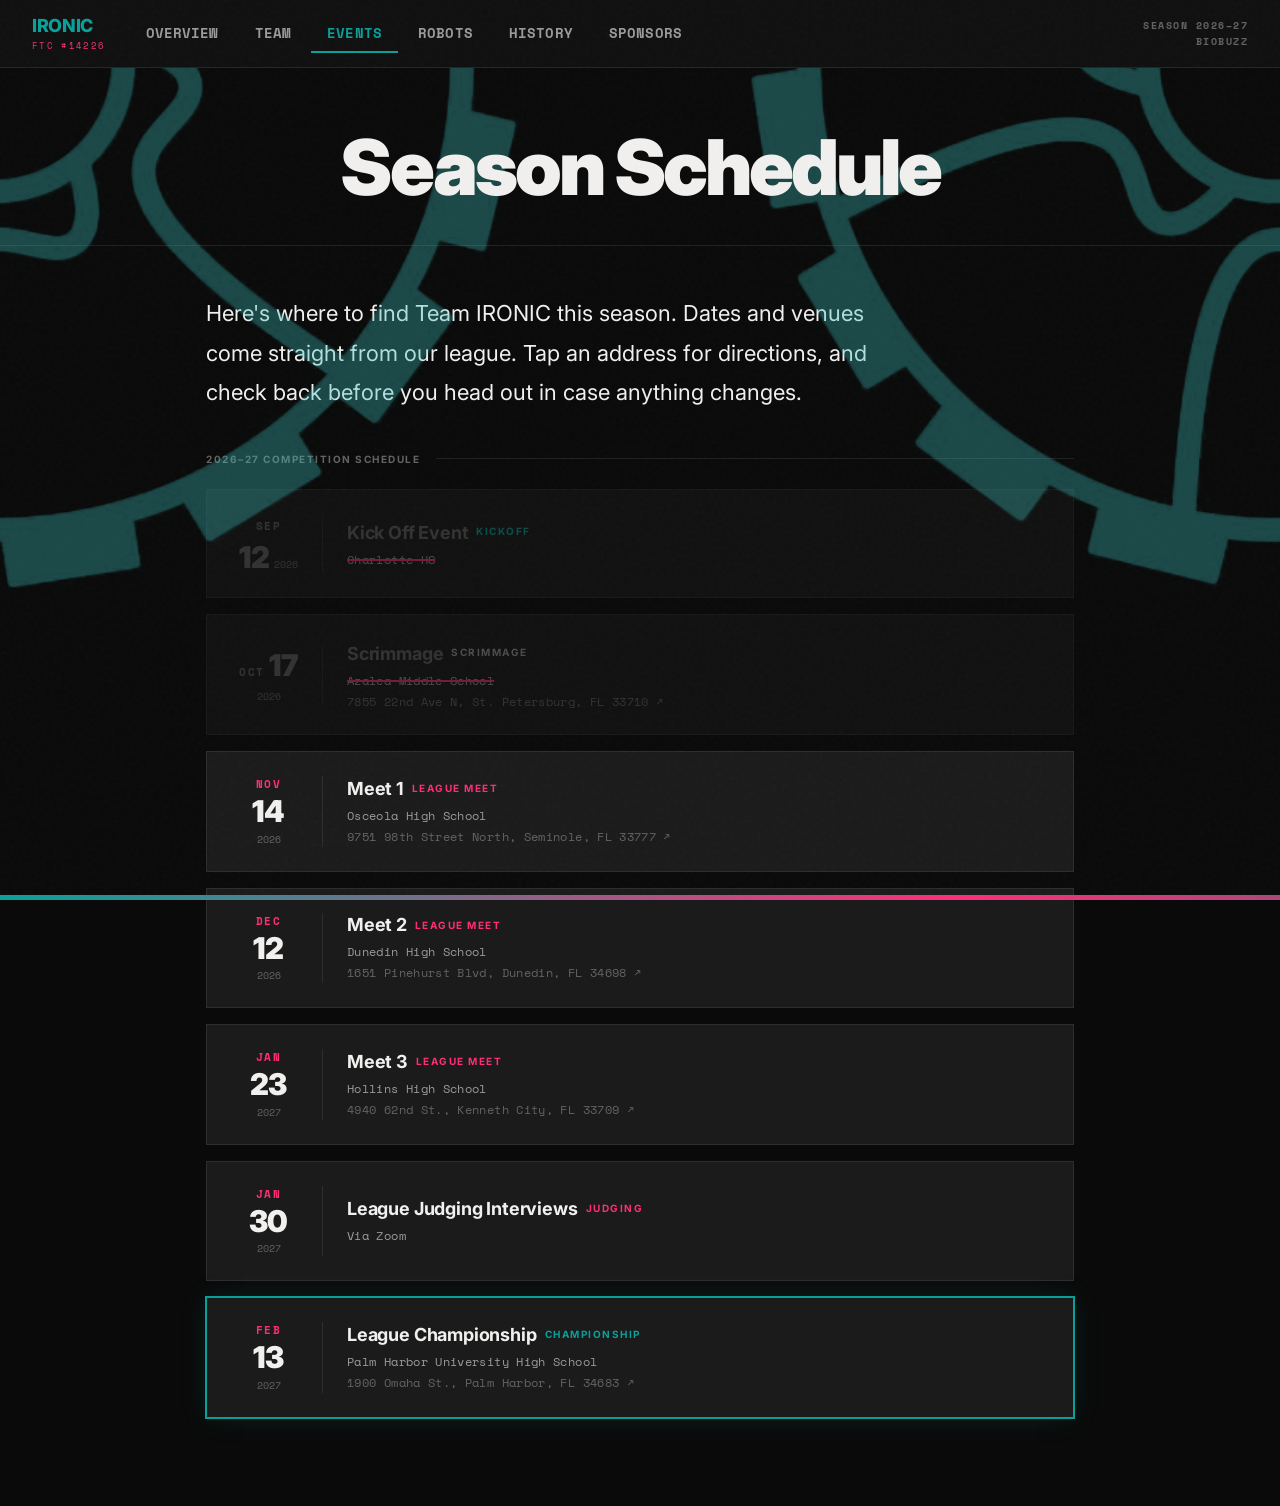
<file: events.html>
<!DOCTYPE html>
<html lang="en">
<head>
<meta charset="UTF-8">
<meta name="viewport" content="width=device-width, initial-scale=1.0">
<title>2026–27 Season Schedule | IRONIC FTC #14226</title>
<meta name="description" content="Where to find Team IRONIC (FTC #14226) this BIOBUZZ season: scrimmages, league meets, judging and the league championship.">
<link rel="canonical" href="https://ironicrobotics.org/events.html">
<link rel="icon" type="image/png" href="DesignElements/gear.png">
<meta property="og:type" content="website">
<meta property="og:site_name" content="Team IRONIC">
<meta property="og:title" content="2026–27 Season Schedule | IRONIC FTC #14226">
<meta property="og:description" content="Where to find Team IRONIC (FTC #14226) this BIOBUZZ season: scrimmages, league meets, judging and the league championship.">
<meta property="og:url" content="https://ironicrobotics.org/events.html">
<meta property="og:image" content="https://ironicrobotics.org/HistoryPhotos/2025-2026-TeamPic.jpg">
<meta name="twitter:card" content="summary_large_image">
<link rel="preconnect" href="https://fonts.googleapis.com">
<link rel="preconnect" href="https://fonts.gstatic.com" crossorigin>
<link href="https://fonts.googleapis.com/css2?family=Inter:wght@300;400;500;600;700;800;900&family=Space+Mono:wght@400;700&display=swap" rel="stylesheet">
<link rel="stylesheet" href="style.css">
<style>
  /* Finished events: add class "past" to an .event-card to cross
     it out. The card stays on the timeline, just dimmed with a
     strike-through on the date, name and location. */
  .event-card.past { opacity: 0.45; }
  .event-card.past:hover { transform: none; border-color: var(--border); }
  .event-card.past .event-date-block > div,
  .event-card.past .event-name,
  /* Venue address under the school name: links to Google Maps. */
  .event-address {
    display: inline-block;
    margin-top: var(--space-4);
    color: var(--text-muted);
    text-decoration: none;
    transition: color 0.2s;
  }
  .event-address:hover { color: var(--teal); }

  .event-card.past .event-location {
    text-decoration: line-through;
    text-decoration-thickness: 2px;
    text-decoration-color: var(--pink);
  }
</style>
</head>
<!--
  EVENTS / SCHEDULE PAGE

  What's on this page, top to bottom:
    1. Top bar (nav), same one every page uses
    2. Page header, "Season Schedule" title plus the corner gears —
       this is the only page that still has them (Team's copy got
       removed) and the faint year watermark got dropped here too
    3. Events content, intro text, and .event-timeline

  How to add an event:
  Copy one <div class="event-card"> block inside .event-timeline and
  edit the month, day, year, event name and location.

  The event type tag used to be a pill badge, that got dropped. It's
  now just plain text using the shared "type-caption" class plus a
  color: "text-teal" for kickoff/championship, "text-pink" for
  meet/judging, "text-dim" for scrimmage. Add class "featured" to
  event-card for the glowing highlight, that's what the championship
  uses.

  Once an event is over, add class "past" to its event-card to cross
  it out (styled in the <style> block at the top of this file). The
  Kick Off Event and Scrimmage are marked past.

  Venues: each event-location shows the school name, then its
  address as a link that opens Google Maps. To change one, edit both
  the visible address and the query in the link.

  Top nav links (below) use type-button now instead of
  type-caption-heading — same smaller size as the site's other
  buttons, just picked from the existing "type-" options. Applies to
  every page's topbar, not just this one.

  SEO: the <title>, meta description, canonical and og: tags in
  <head> are this page's own search-result / link-preview info.

  Full notes on this file's CSS are in style-guide.pdf, section 11.
-->
<body data-page="events.html">


<!-- TOP BAR -->
<header class="topbar">
  <div class="topbar-brand">
    <div class="topbar-logo"><span>IRON</span>IC</div>
    <div class="topbar-number mono">FTC #14226</div>
  </div>
  <nav class="topbar-links">
    <a class="nav-link type-button" href="index.html">Overview</a>
    <a class="nav-link type-button" href="team.html">Team</a>
    <a class="nav-link type-button" href="events.html">Events</a>
    <a class="nav-link type-button" href="robots.html">Robots</a>
    <a class="nav-link type-button" href="history.html">History</a>
    <a class="nav-link type-button" href="sponsors.html">Sponsors</a>
  </nav>
  <div class="topbar-meta type-caption mono">
    Season 2026–27<br>
    BIOBUZZ
  </div>
</header>

  <main>

<div class="page active" id="page-events">
  <div class="page-header" style="position: relative; text-align: center; overflow: visible;">
    <h1 class="page-title type-headline" style="white-space: nowrap; position: relative; z-index: 3;">Season Schedule</h1>

    <!-- top-right gear -->
    <div class="corner-gear corner-gear-right" style="position: absolute; top: 0; right: 0; width: 600px; height: 600px; overflow: hidden; pointer-events: none; z-index: 1;">
      <img src="DesignElements/gear.png" alt="" style="position: absolute; top: -600px; right: -600px; width: 1200px; height: 1200px; opacity: 0.35; animation: spin-cw 20s linear infinite;">
    </div>

    <!-- top-left gear -->
    <div class="corner-gear corner-gear-left" style="position: absolute; top: 0; left: 0; width: 600px; height: 600px; overflow: hidden; pointer-events: none; z-index: 1;">
      <img src="DesignElements/gear.png" alt="" style="position: absolute; top: -600px; left: -600px; width: 1200px; height: 1200px; opacity: 0.35; animation: spin-ccw 20s linear infinite;">
    </div>
  </div>

  <div class="events-content">

    <p class="lead type-body events-intro">
      Here's where to find Team IRONIC this season. Dates and venues come straight from our league.
      Tap an address for directions, and check back before you head out in case anything changes.
    </p>

    <div class="events-section-title type-caption">2026–27 Competition Schedule</div>

    <div class="event-timeline">

      <!-- Kick Off (done — crossed out with "past") -->
      <div class="event-card past">
        <div class="event-date-block">
          <div class="event-month mono">Sep</div>
          <div class="event-day type-caption-heading">12</div>
          <div class="event-year mono">2026</div>
        </div>
        <div class="event-body">
          <div class="event-name-row">
            <span class="event-name">Kick Off Event</span>
            <span class="type-caption text-teal">Kickoff</span>
          </div>
          <div class="event-location mono">Charlotte HS</div>
        </div>
      </div>

      <!-- Scrimmage (done — crossed out with "past") -->
      <div class="event-card past">
        <div class="event-date-block">
          <div class="event-month mono">Oct</div>
          <div class="event-day type-caption-heading">17</div>
          <div class="event-year mono">2026</div>
        </div>
        <div class="event-body">
          <div class="event-name-row">
            <span class="event-name">Scrimmage</span>
            <span class="type-caption text-dim">Scrimmage</span>
          </div>
          <div class="event-location mono">Azalea Middle School<br><a class="event-address" href="https://www.google.com/maps/search/?api=1&amp;query=Azalea+Middle+School%2C+7855+22nd+Ave+N%2C+St.+Petersburg%2C+FL+33710" target="_blank" rel="noopener">7855 22nd Ave N, St. Petersburg, FL 33710 ↗</a></div>
        </div>
      </div>

      <!-- Meet 1 -->
      <div class="event-card">
        <div class="event-date-block">
          <div class="event-month mono">Nov</div>
          <div class="event-day type-caption-heading">14</div>
          <div class="event-year mono">2026</div>
        </div>
        <div class="event-body">
          <div class="event-name-row">
            <span class="event-name">Meet 1</span>
            <span class="type-caption text-pink">League Meet</span>
          </div>
          <div class="event-location mono">Osceola High School<br><a class="event-address" href="https://www.google.com/maps/search/?api=1&amp;query=Osceola+High+School%2C+9751+98th+Street+North%2C+Seminole%2C+FL+33777" target="_blank" rel="noopener">9751 98th Street North, Seminole, FL 33777 ↗</a></div>
        </div>
      </div>

      <!-- Meet 2 -->
      <div class="event-card">
        <div class="event-date-block">
          <div class="event-month mono">Dec</div>
          <div class="event-day type-caption-heading">12</div>
          <div class="event-year mono">2026</div>
        </div>
        <div class="event-body">
          <div class="event-name-row">
            <span class="event-name">Meet 2</span>
            <span class="type-caption text-pink">League Meet</span>
          </div>
          <div class="event-location mono">Dunedin High School<br><a class="event-address" href="https://www.google.com/maps/search/?api=1&amp;query=Dunedin+High+School%2C+1651+Pinehurst+Blvd%2C+Dunedin%2C+FL+34698" target="_blank" rel="noopener">1651 Pinehurst Blvd, Dunedin, FL 34698 ↗</a></div>
        </div>
      </div>

      <!-- Meet 3 -->
      <div class="event-card">
        <div class="event-date-block">
          <div class="event-month mono">Jan</div>
          <div class="event-day type-caption-heading">23</div>
          <div class="event-year mono">2027</div>
        </div>
        <div class="event-body">
          <div class="event-name-row">
            <span class="event-name">Meet 3</span>
            <span class="type-caption text-pink">League Meet</span>
          </div>
          <div class="event-location mono">Hollins High School<br><a class="event-address" href="https://www.google.com/maps/search/?api=1&amp;query=Hollins+High+School%2C+4940+62nd+St.%2C+Kenneth+City%2C+FL+33709" target="_blank" rel="noopener">4940 62nd St., Kenneth City, FL 33709 ↗</a></div>
        </div>
      </div>

      <!-- Judging -->
      <div class="event-card">
        <div class="event-date-block">
          <div class="event-month mono">Jan</div>
          <div class="event-day type-caption-heading">30</div>
          <div class="event-year mono">2027</div>
        </div>
        <div class="event-body">
          <div class="event-name-row">
            <span class="event-name">League Judging Interviews</span>
            <span class="type-caption text-pink">Judging</span>
          </div>
          <div class="event-location mono">Via Zoom</div>
        </div>
      </div>

      <!-- Championship -->
      <div class="event-card featured">
        <div class="event-date-block">
          <div class="event-month mono">Feb</div>
          <div class="event-day type-caption-heading">13</div>
          <div class="event-year mono">2027</div>
        </div>
        <div class="event-body">
          <div class="event-name-row">
            <span class="event-name">League Championship</span>
            <span class="type-caption text-teal">Championship</span>
          </div>
          <div class="event-location mono">Palm Harbor University High School<br><a class="event-address" href="https://www.google.com/maps/search/?api=1&amp;query=Palm+Harbor+University+High+School%2C+1900+Omaha+St.%2C+Palm+Harbor%2C+FL+34683" target="_blank" rel="noopener">1900 Omaha St., Palm Harbor, FL 34683 ↗</a></div>
        </div>
      </div>

    </div>

  </div>

</div>

</main>

<!-- RGB light strip, cycles through site colors at the very bottom of the page -->
<div class="rgb-strip"></div>

<script src="script.js"></script>
</body>
</html>
</file>
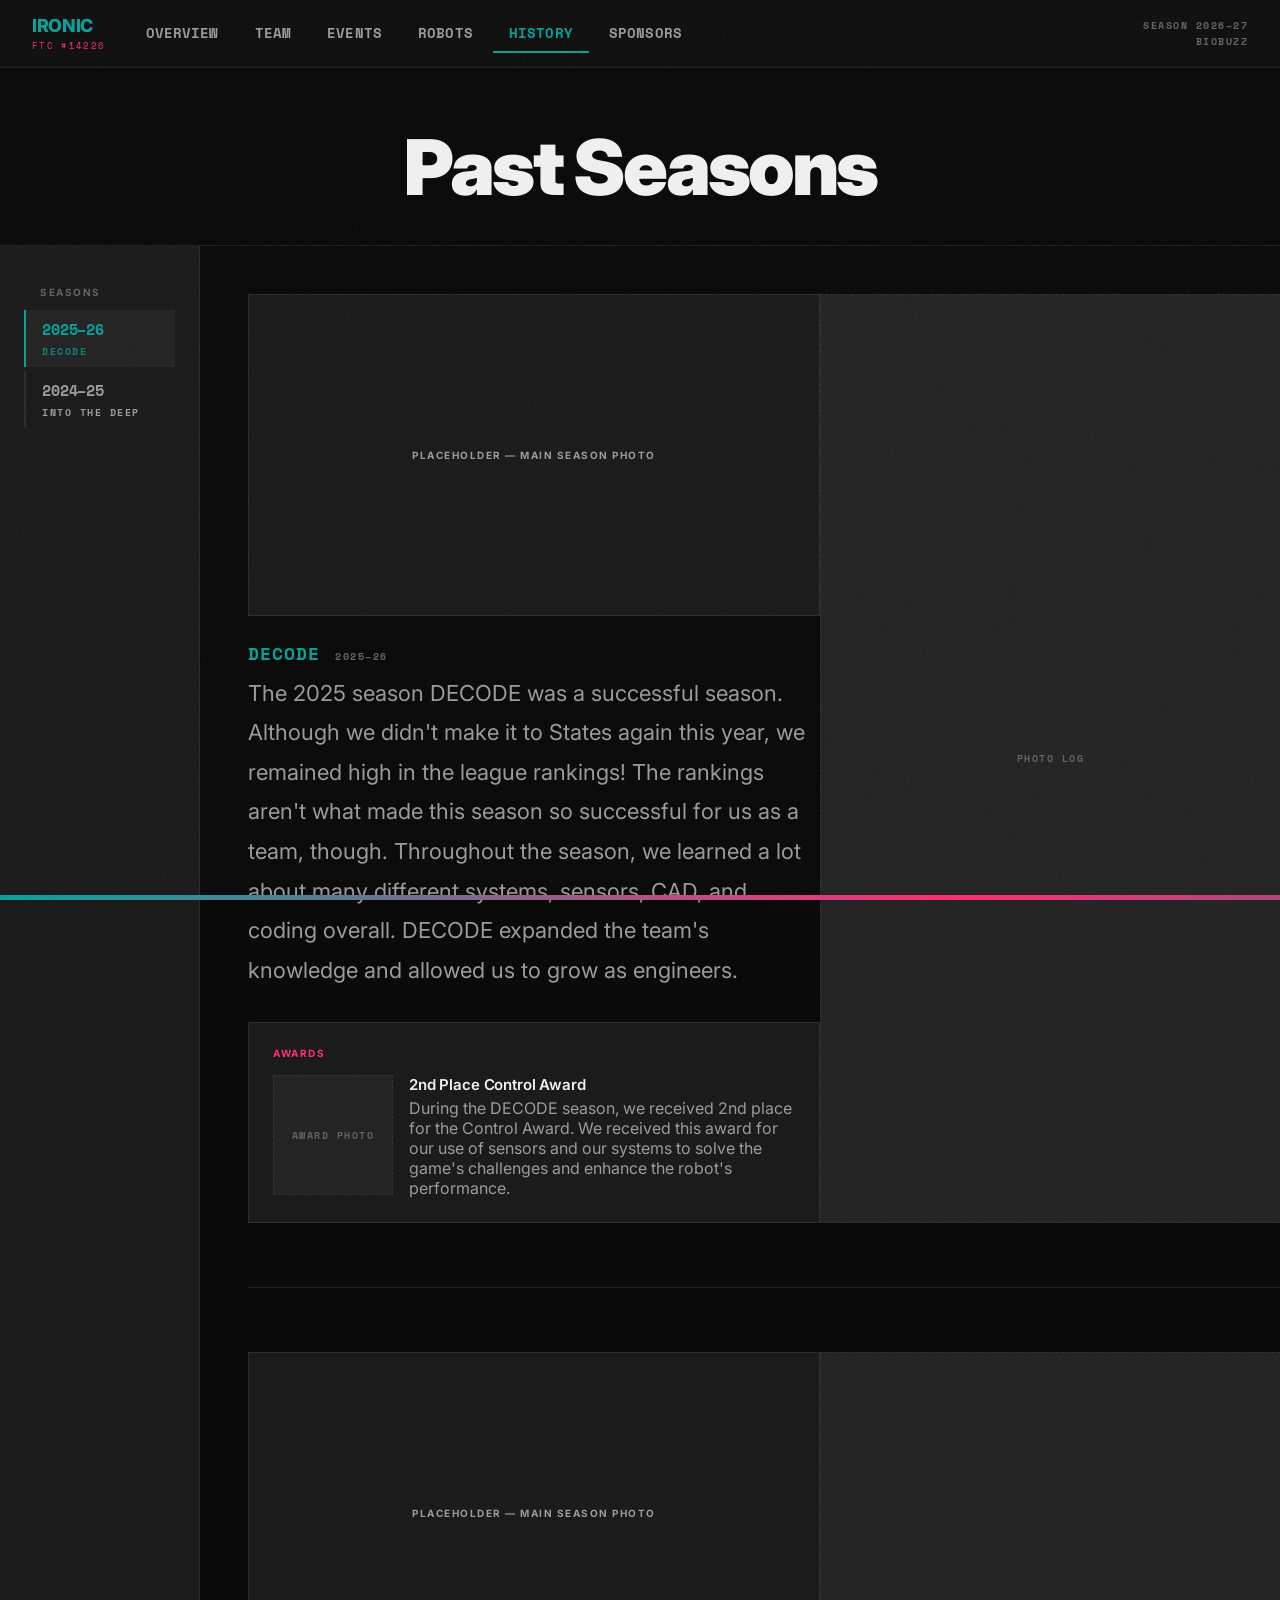
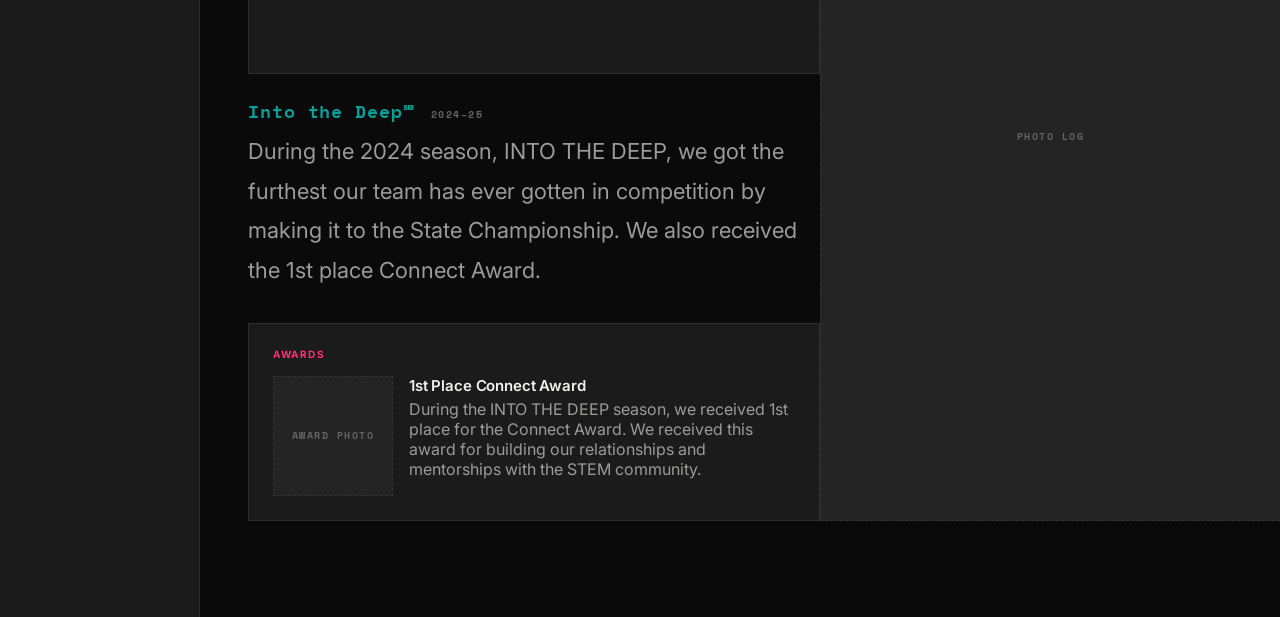
<file: history.html>
<!DOCTYPE html>
<html lang="en">
<head>
<meta charset="UTF-8">
<meta name="viewport" content="width=device-width, initial-scale=1.0">
<title>Past Seasons &amp; Awards | IRONIC Robotics FTC #14226</title>
<meta name="description" content="The history of Team IRONIC, FTC #14226, since 2017: every season, from Rover Ruckus to DECODE, plus our State Championship run and awards.">
<link rel="canonical" href="https://ironicrobotics.org/history.html">
<link rel="icon" type="image/png" href="DesignElements/gear.png">
<meta property="og:type" content="website">
<meta property="og:site_name" content="Team IRONIC">
<meta property="og:title" content="Past Seasons &amp; Awards | IRONIC Robotics FTC #14226">
<meta property="og:description" content="The history of Team IRONIC, FTC #14226, since 2017: every season, from Rover Ruckus to DECODE, plus our State Championship run and awards.">
<meta property="og:url" content="https://ironicrobotics.org/history.html">
<meta property="og:image" content="https://ironicrobotics.org/HistoryPhotos/2025-2026-TeamPic.jpg">
<meta name="twitter:card" content="summary_large_image">
<link rel="preconnect" href="https://fonts.googleapis.com">
<link rel="preconnect" href="https://fonts.gstatic.com" crossorigin>
<link href="https://fonts.googleapis.com/css2?family=Inter:wght@300;400;500;600;700;800;900&family=Space+Mono:wght@400;700&display=swap" rel="stylesheet">
<link rel="stylesheet" href="style.css">
<style>
  /* Placeholder version of the award image square — same size as
     .award-image (style.css section 17), but a dashed empty box
     with a label instead of a linked image. Swap
     <div class="award-image placeholder">...</div> for
     <div class="award-image"><img src="..."></div> once the real
     award photo is ready. */
  .award-image.placeholder {
    display: flex;
    align-items: center;
    justify-content: center;
    text-align: center;
    border-style: dashed;
    color: var(--text-muted);
    padding: 8px;
  }
</style>
</head>
<!--
  PAST SEASONS / HISTORY PAGE  —  MOCKUP DRAFT

  *** ALL PHOTOS ARE PLACEHOLDERS FOR NOW ***
  Every linked image (team photos, award photos) was swapped for an
  empty dashed placeholder box. Image files for when they go back in
  live in the HistoryPhotos folder: HistoryPhotos/2025-2026-TeamPic.jpg,
  HistoryPhotos/2024-2025-TeamPic.jpg, HistoryPhotos/2024-2025-ConnectAward.jpg.
  Any new season / award / photo-log image goes in HistoryPhotos too, so
  its src starts with "HistoryPhotos/".

  What's on this page, top to bottom:
    1. Top bar (nav), same one every page uses (note: style.css
       section 4 now points the nav links at Space Mono instead of
       Inter, site-wide, and at type-button instead of
       type-caption-heading for a smaller size — not just on this
       page)
    2. Page header, "Past Seasons" title. No spinning gears and no
       faint year watermark on this page (unlike the others).
    3. History content: a slightly-lighter full-height bar on the
       very left edge of the screen holding the sticky season tabs,
       then one .season-block per season — main photo + write-up +
       awards (capped to a readable width and centered in the gap
       between that locator bar and the gallery, not stuck to the
       left), and a "photo log" placeholder on the right, sized by
       --gallery-w and pushed flush against the true edge of the
       screen. Newest season first, down through the founding year.

  Real write-ups and awards are in for DECODE (2025–26) and Into the
  Deep (2024–25). Every older season is still filler, so its
  .season-block AND its .locator-link carry the class "is-draft",
  which hides both (style.css section 24). When a season's write-up
  is real, replace its Lorem paragraph and delete "is-draft" from
  both spots — search "is-draft" to find them. Seasons with nothing to
  show yet just say "Unknown" under Awards. No new font sizes were
  introduced anywhere on this page: every bit of text reuses one of
  the existing "type-" classes from style.css section 15 (or, where
  noted, just the plain body font already used site-wide).

  Season list, newest to oldest:
    2025–26  DECODE
    2024–25  Into the Deep℠
    2023–24  CENTERSTAGE
    2022–23  POWERPLAY
    2021–22  Freight Frenzy
    2020–21  Ultimate Goal
    2019–20  Skystone
    2018–19  Rover Ruckus     ← first competitive season
    2017–18  Founding / rookie year (team formed, no competition yet)
  The upcoming 2026–27 BIOBUZZ season isn't included — it hasn't
  happened yet, so it's not history. Once it wraps, copy the
  2025–26 block as a template for it.

  How to add detail to a season once you're ready:
  1. Swap that season's .season-photo.placeholder div for
     <div class="season-photo"><img src="..." alt="..."></div>.
     For the alt text, describe the photo with the team name in it,
     e.g. alt="Team IRONIC FTC 14226 at the 2025 DECODE league
     championship" — Google reads alt text.
  2. Replace the lorem ipsum .season-desc paragraph with the real
     write-up.
  3. Fill in .season-awards (or swap the whole block for the .tbd
     version if there's nothing to list — see 2023–24 for an
     example of the empty state). Each award is an image (swap the
     .award-image.placeholder div for
     <div class="award-image"><img src="..."></div>), the award
     name, and a sentence on how the team earned it.
  4. Once Chase has the season's photo-log composite image sized to
     match the write-up, swap the .gallery-photolog.placeholder div
     for a real <div class="gallery-photolog"><img src="..."></div>.

  How to add a whole new season (e.g. once 2026–27 wraps):
  1. Copy one whole <div class="season-block" id="season-XXXX-XX">
     block and swap in that season's content per the steps above.
  2. Copy one <a class="locator-link"> inside .history-locator-inner
     and point its href at that same #season-XXXX-XX id.
  3. Keep both the locator links and the season blocks newest to
     oldest (top to bottom), same as below.

  SEO: the <title>, meta description, canonical and og: tags in
  <head> are this page's own search-result / link-preview info.

  Full notes on this file's CSS are in style-guide.pdf, section 17.
-->
<body data-page="history.html">


<!-- TOP BAR -->
<header class="topbar">
  <div class="topbar-brand">
    <div class="topbar-logo"><span>IRON</span>IC</div>
    <div class="topbar-number mono">FTC #14226</div>
  </div>
  <nav class="topbar-links">
    <a class="nav-link type-button" href="index.html">Overview</a>
    <a class="nav-link type-button" href="team.html">Team</a>
    <a class="nav-link type-button" href="events.html">Events</a>
    <a class="nav-link type-button" href="robots.html">Robots</a>
    <a class="nav-link type-button" href="history.html">History</a>
    <a class="nav-link type-button" href="sponsors.html">Sponsors</a>
  </nav>
  <div class="topbar-meta type-caption mono">
    Season 2026–27<br>
    BIOBUZZ
  </div>
</header>

  <main>

<div class="page active" id="page-history">
  <div class="page-header" style="position: relative; text-align: center; overflow: visible;">
    <h1 class="page-title type-headline" style="white-space: nowrap; position: relative; z-index: 3;">Past Seasons</h1>
    <!-- no corner gears and no faint year watermark on this page, unlike the others -->
  </div>

  <div class="history-content">

    <!-- LEFT: lighter full-height bar, flush with the screen edge, holding the season tabs -->
    <div class="history-locator">
      <nav class="history-locator-inner" aria-label="Jump to season">
        <div class="history-locator-label type-caption">Seasons</div>

        <a class="locator-link" href="#season-2025-26">
          <span class="locator-season type-names mono">2025–26</span>
          <span class="locator-game type-caption mono">DECODE</span>
        </a>
        <a class="locator-link" href="#season-2024-25">
          <span class="locator-season type-names mono">2024–25</span>
          <span class="locator-game type-caption mono">Into the Deep</span>
        </a>
        <a class="locator-link is-draft" href="#season-2023-24">
          <span class="locator-season type-names mono">2023–24</span>
          <span class="locator-game type-caption mono">CENTERSTAGE</span>
        </a>
        <a class="locator-link is-draft" href="#season-2022-23">
          <span class="locator-season type-names mono">2022–23</span>
          <span class="locator-game type-caption mono">POWERPLAY</span>
        </a>
        <a class="locator-link is-draft" href="#season-2021-22">
          <span class="locator-season type-names mono">2021–22</span>
          <span class="locator-game type-caption mono">Freight Frenzy</span>
        </a>
        <a class="locator-link is-draft" href="#season-2020-21">
          <span class="locator-season type-names mono">2020–21</span>
          <span class="locator-game type-caption mono">Ultimate Goal</span>
        </a>
        <a class="locator-link is-draft" href="#season-2019-20">
          <span class="locator-season type-names mono">2019–20</span>
          <span class="locator-game type-caption mono">Skystone</span>
        </a>
        <a class="locator-link is-draft" href="#season-2018-19">
          <span class="locator-season type-names mono">2018–19</span>
          <span class="locator-game type-caption mono">Rover Ruckus</span>
        </a>
        <a class="locator-link is-draft" href="#season-2017-18">
          <span class="locator-season type-names mono">2017–18</span>
          <span class="locator-game type-caption mono">Founding</span>
        </a>
      </nav>
    </div>

    <!-- RIGHT-OF-BAR: the seasons themselves, newest first -->
    <div class="history-seasons">

      <!-- ============ 2025–26 · DECODE ============ -->
      <div class="season-block" id="season-2025-26">
        <div class="season-main">

          <div class="season-photo placeholder">
            <span class="type-caption text-dim">PLACEHOLDER — main season photo</span>
          </div>

          <div class="season-heading-row">
            <span class="season-game type-subhead mono">DECODE</span>
            <span class="season-years type-caption mono">2025–26</span>
          </div>

          <p class="season-desc type-body text-dim">
            The 2025 season DECODE was a successful season. Although we didn't make it to
            States again this year, we remained high in the league rankings! The rankings aren't
            what made this season so successful for us as a team, though. Throughout the season,
            we learned a lot about many different systems, sensors, CAD, and coding overall.
            DECODE expanded the team's knowledge and allowed us to grow as engineers.
          </p>

          <div class="season-awards">
            <div class="season-awards-title type-caption">Awards</div>
            <div class="award-list">
              <div class="award-item">
                <div class="award-image placeholder"><span class="type-caption mono">Award Photo</span></div>
                <div class="award-body">
                  <span class="award-name type-names">2nd Place Control Award</span>
                  <p class="award-desc">During the DECODE season, we received 2nd place for the Control Award. We received this award for our use of sensors and our systems to solve the game's challenges and enhance the robot's performance.</p>
                </div>
              </div>
            </div>
          </div>

        </div>

        <div class="season-gallery">
          <div class="gallery-photolog placeholder">
            <span class="type-caption mono">Photo Log</span>
          </div>
        </div>
      </div>

      <!-- ============ 2024–25 · Into the Deep ============ -->
      <div class="season-block" id="season-2024-25">
        <div class="season-main">

          <div class="season-photo placeholder">
            <span class="type-caption text-dim">PLACEHOLDER — main season photo</span>
          </div>

          <div class="season-heading-row">
            <span class="season-game type-subhead mono">Into the Deep℠</span>
            <span class="season-years type-caption mono">2024–25</span>
          </div>

          <p class="season-desc type-body text-dim">
            During the 2024 season, INTO THE DEEP, we got the furthest our team has ever gotten
            in competition by making it to the State Championship. We also received the 1st place
            Connect Award.
          </p>

          <div class="season-awards">
            <div class="season-awards-title type-caption">Awards</div>
            <div class="award-list">
              <div class="award-item">
                <div class="award-image placeholder"><span class="type-caption mono">Award Photo</span></div>
                <div class="award-body">
                  <span class="award-name type-names">1st Place Connect Award</span>
                  <p class="award-desc">During the INTO THE DEEP season, we received 1st place for the Connect Award. We received this award for building our relationships and mentorships with the STEM community.</p>
                </div>
              </div>
            </div>
          </div>

        </div>

        <div class="season-gallery">
          <div class="gallery-photolog placeholder">
            <span class="type-caption mono">Photo Log</span>
          </div>
        </div>
      </div>

      <!-- ============ 2023–24 · CENTERSTAGE ============ -->
      <div class="season-block is-draft" id="season-2023-24">
        <div class="season-main">

          <div class="season-photo placeholder">
            <span class="type-caption text-dim">PLACEHOLDER — main season photo</span>
          </div>

          <div class="season-heading-row">
            <span class="season-game type-subhead mono">CENTERSTAGE</span>
            <span class="season-years type-caption mono">2023–24</span>
          </div>

          <p class="season-desc type-body text-dim">
            Lorem ipsum dolor sit amet, consectetur adipiscing elit. Sed do eiusmod tempor
            incididunt ut labore et dolore magna aliqua. Ut enim ad minim veniam, quis nostrud
            exercitation ullamco laboris nisi ut aliquip ex ea commodo consequat. Duis aute
            irure dolor in reprehenderit in voluptate velit esse cillum dolore eu fugiat nulla
            pariatur.
          </p>

          <div class="season-awards tbd">
            Unknown
          </div>

        </div>

        <div class="season-gallery">
          <div class="gallery-photolog placeholder">
            <span class="type-caption mono">Photo Log</span>
          </div>
        </div>
      </div>

      <!-- ============ 2022–23 · POWERPLAY ============ -->
      <div class="season-block is-draft" id="season-2022-23">
        <div class="season-main">

          <div class="season-photo placeholder">
            <span class="type-caption text-dim">PLACEHOLDER — main season photo</span>
          </div>

          <div class="season-heading-row">
            <span class="season-game type-subhead mono">POWERPLAY</span>
            <span class="season-years type-caption mono">2022–23</span>
          </div>

          <p class="season-desc type-body text-dim">
            Lorem ipsum dolor sit amet, consectetur adipiscing elit. Sed do eiusmod tempor
            incididunt ut labore et dolore magna aliqua. Ut enim ad minim veniam, quis nostrud
            exercitation ullamco laboris nisi ut aliquip ex ea commodo consequat. Duis aute
            irure dolor in reprehenderit in voluptate velit esse cillum dolore eu fugiat nulla
            pariatur.
          </p>

          <div class="season-awards tbd">
            Unknown
          </div>

        </div>

        <div class="season-gallery">
          <div class="gallery-photolog placeholder">
            <span class="type-caption mono">Photo Log</span>
          </div>
        </div>
      </div>

      <!-- ============ 2021–22 · Freight Frenzy ============ -->
      <div class="season-block is-draft" id="season-2021-22">
        <div class="season-main">

          <div class="season-photo placeholder">
            <span class="type-caption text-dim">PLACEHOLDER — main season photo</span>
          </div>

          <div class="season-heading-row">
            <span class="season-game type-subhead mono">Freight Frenzy</span>
            <span class="season-years type-caption mono">2021–22</span>
          </div>

          <p class="season-desc type-body text-dim">
            Lorem ipsum dolor sit amet, consectetur adipiscing elit. Sed do eiusmod tempor
            incididunt ut labore et dolore magna aliqua. Ut enim ad minim veniam, quis nostrud
            exercitation ullamco laboris nisi ut aliquip ex ea commodo consequat. Duis aute
            irure dolor in reprehenderit in voluptate velit esse cillum dolore eu fugiat nulla
            pariatur.
          </p>

          <div class="season-awards tbd">
            Unknown
          </div>

        </div>

        <div class="season-gallery">
          <div class="gallery-photolog placeholder">
            <span class="type-caption mono">Photo Log</span>
          </div>
        </div>
      </div>

      <!-- ============ 2020–21 · Ultimate Goal ============ -->
      <div class="season-block is-draft" id="season-2020-21">
        <div class="season-main">

          <div class="season-photo placeholder">
            <span class="type-caption text-dim">PLACEHOLDER — main season photo</span>
          </div>

          <div class="season-heading-row">
            <span class="season-game type-subhead mono">Ultimate Goal</span>
            <span class="season-years type-caption mono">2020–21</span>
          </div>

          <p class="season-desc type-body text-dim">
            Lorem ipsum dolor sit amet, consectetur adipiscing elit. Sed do eiusmod tempor
            incididunt ut labore et dolore magna aliqua. Ut enim ad minim veniam, quis nostrud
            exercitation ullamco laboris nisi ut aliquip ex ea commodo consequat. Duis aute
            irure dolor in reprehenderit in voluptate velit esse cillum dolore eu fugiat nulla
            pariatur.
          </p>

          <div class="season-awards tbd">
            Unknown
          </div>

        </div>

        <div class="season-gallery">
          <div class="gallery-photolog placeholder">
            <span class="type-caption mono">Photo Log</span>
          </div>
        </div>
      </div>

      <!-- ============ 2019–20 · Skystone ============ -->
      <div class="season-block is-draft" id="season-2019-20">
        <div class="season-main">

          <div class="season-photo placeholder">
            <span class="type-caption text-dim">PLACEHOLDER — main season photo</span>
          </div>

          <div class="season-heading-row">
            <span class="season-game type-subhead mono">Skystone</span>
            <span class="season-years type-caption mono">2019–20</span>
          </div>

          <p class="season-desc type-body text-dim">
            Lorem ipsum dolor sit amet, consectetur adipiscing elit. Sed do eiusmod tempor
            incididunt ut labore et dolore magna aliqua. Ut enim ad minim veniam, quis nostrud
            exercitation ullamco laboris nisi ut aliquip ex ea commodo consequat. Duis aute
            irure dolor in reprehenderit in voluptate velit esse cillum dolore eu fugiat nulla
            pariatur.
          </p>

          <div class="season-awards tbd">
            Unknown
          </div>

        </div>

        <div class="season-gallery">
          <div class="gallery-photolog placeholder">
            <span class="type-caption mono">Photo Log</span>
          </div>
        </div>
      </div>

      <!-- ============ 2018–19 · Rover Ruckus (first competitive season) ============ -->
      <div class="season-block is-draft" id="season-2018-19">
        <div class="season-main">

          <div class="season-photo placeholder">
            <span class="type-caption text-dim">PLACEHOLDER — main season photo</span>
          </div>

          <div class="season-heading-row">
            <span class="season-game type-subhead mono">Rover Ruckus</span>
            <span class="season-years type-caption mono">2018–19</span>
            <span class="type-caption text-pink">First Competitive Season</span>
          </div>

          <p class="season-desc type-body text-dim">
            Lorem ipsum dolor sit amet, consectetur adipiscing elit. Sed do eiusmod tempor
            incididunt ut labore et dolore magna aliqua. Ut enim ad minim veniam, quis nostrud
            exercitation ullamco laboris nisi ut aliquip ex ea commodo consequat. Duis aute
            irure dolor in reprehenderit in voluptate velit esse cillum dolore eu fugiat nulla
            pariatur.
          </p>

          <div class="season-awards tbd">
            Unknown
          </div>

        </div>

        <div class="season-gallery">
          <div class="gallery-photolog placeholder">
            <span class="type-caption mono">Photo Log</span>
          </div>
        </div>
      </div>

      <!-- ============ 2017–18 · Founding / rookie year (no competition yet) ============ -->
      <div class="season-block stub is-draft" id="season-2017-18">
        <div class="season-main">

          <div class="season-heading-row">
            <span class="season-game type-subhead mono">Founding</span>
            <span class="season-years type-caption mono">2017–18</span>
          </div>

          <p class="season-desc type-body text-dim">
            Lorem ipsum dolor sit amet, consectetur adipiscing elit. Sed do eiusmod tempor
            incididunt ut labore et dolore magna aliqua. Ut enim ad minim veniam, quis nostrud
            exercitation ullamco laboris nisi ut aliquip ex ea commodo consequat.
          </p>

        </div>
      </div>

    </div>

  </div>

</div>

</main>

<!-- RGB light strip, cycles through site colors at the very bottom of the page -->
<div class="rgb-strip"></div>

<script src="script.js"></script>
</body>
</html>
</file>
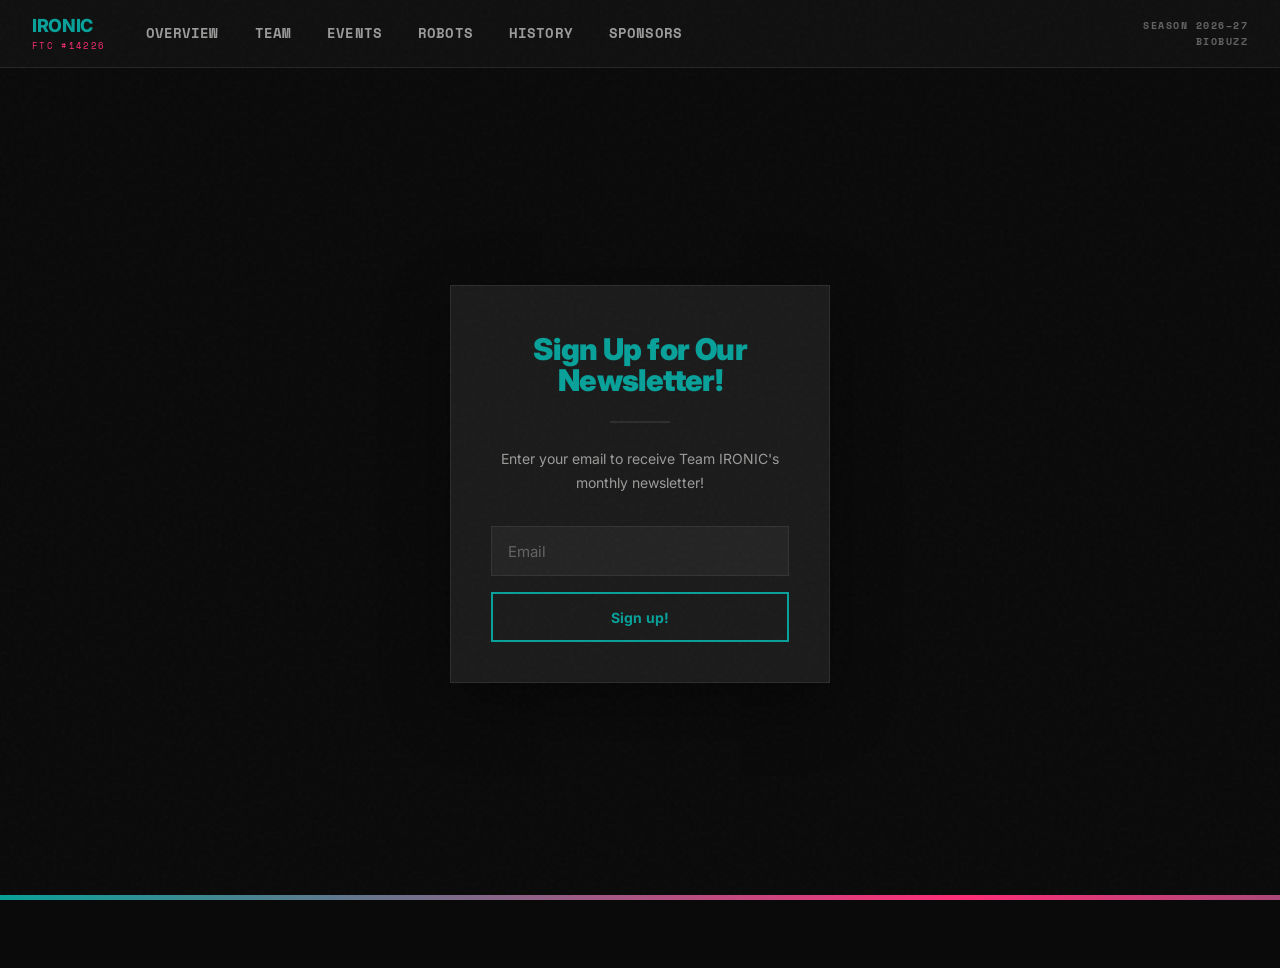
<file: newsletter.html>
<!DOCTYPE html>
<html lang="en">
<head>
<meta charset="UTF-8">
<meta name="viewport" content="width=device-width, initial-scale=1.0">
<title>Newsletter Signup — Team IRONIC</title>
<link rel="preconnect" href="https://fonts.googleapis.com">
<link rel="preconnect" href="https://fonts.gstatic.com" crossorigin>
<link href="https://fonts.googleapis.com/css2?family=Inter:wght@300;400;500;600;700;800;900&family=Space+Mono:wght@400;700&display=swap" rel="stylesheet">
<link rel="stylesheet" href="style.css">
</head>
<!--
  NEWSLETTER SIGNUP PAGE

  This is the direct-link fallback: anyone who lands here straight
  (a shared URL, a bookmark, a browser with JS off) gets the same
  themed signup card as the popup version, just sitting on its own
  page instead of floating over a blurred page. Same topbar as every
  other page.

  From every other page on the site, the "Newsletter" link/button
  opens this same card as a blurred overlay instead of navigating
  here — that's handled by script.js section 4 and the
  ".newsletter-card" styles in style.css section 18. Keep the form
  fields and the Formspree endpoint below in sync with the copy of
  this markup script.js builds, so the two versions never drift.

  Top nav links (below) use type-button now instead of
  type-caption-heading — same smaller size as the site's other
  buttons, just picked from the existing "type-" options. Applies to
  every page's topbar, not just this one.
-->
<body data-page="newsletter.html">


<!-- TOP BAR -->
<header class="topbar">
  <div class="topbar-brand">
    <div class="topbar-logo"><span>IRON</span>IC</div>
    <div class="topbar-number mono">FTC #14226</div>
  </div>
  <nav class="topbar-links">
    <a class="nav-link type-button" href="index.html">Overview</a>
    <a class="nav-link type-button" href="team.html">Team</a>
    <a class="nav-link type-button" href="events.html">Events</a>
    <a class="nav-link type-button" href="robots.html">Robots</a>
    <a class="nav-link type-button" href="history.html">History</a>
    <a class="nav-link type-button" href="sponsors.html">Sponsors</a>
  </nav>
  <div class="topbar-meta type-caption mono">
    Season 2026–27<br>
    BIOBUZZ
  </div>
</header>

<main class="newsletter-page-main">
  <div class="newsletter-card">
    <h1 class="newsletter-title type-caption-heading">Sign Up for Our Newsletter!</h1>
    <hr class="newsletter-hr">
    <p class="newsletter-text">Enter your email to receive Team IRONIC's monthly newsletter!</p>
    <form id="contact-form" method="POST" action= "https://formspree.io/f/xdekzydy">
      <input type="email" name="email" placeholder="Email" required>
      <button type="submit" class="type-button newsletter-submit">Sign up!</button>
    </form>
  </div>
</main>

<!-- RGB light strip, cycles through site colors at the very bottom of the page -->
<div class="rgb-strip"></div>

<script src="script.js"></script>
</body>
</html>
</file>
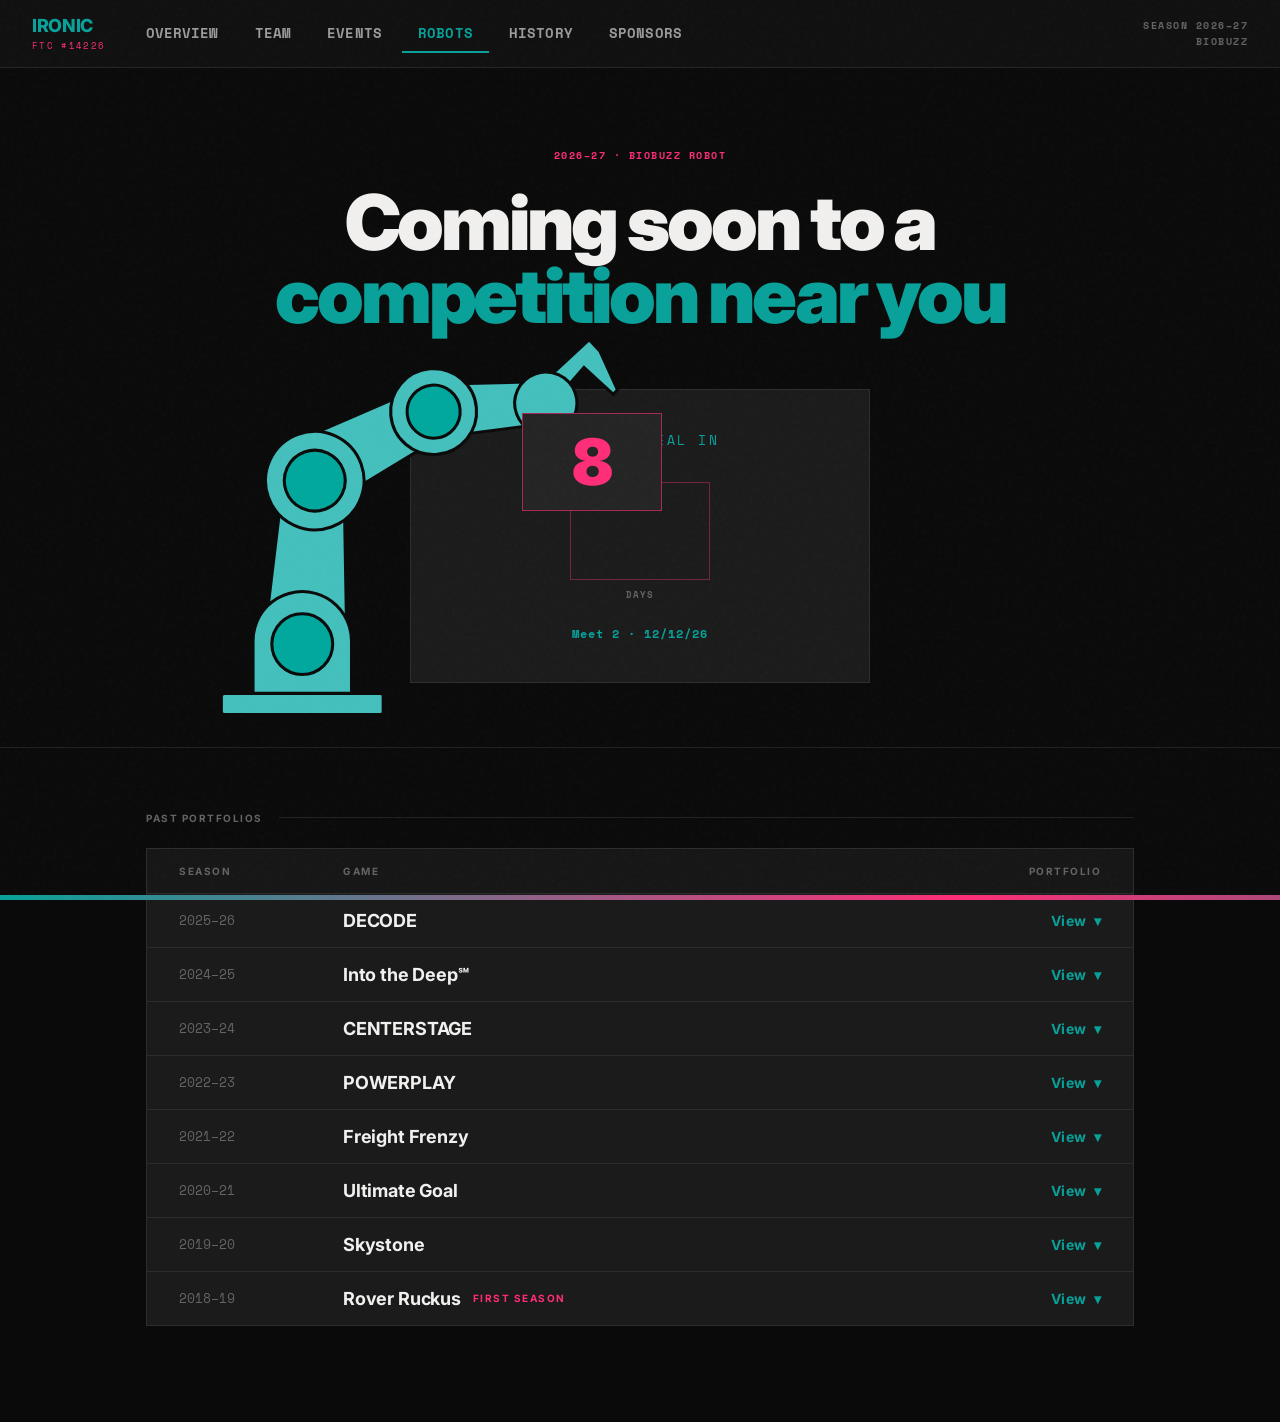
<file: robots.html>
<!DOCTYPE html>
<html lang="en">
<head>
<meta charset="UTF-8">
<meta name="viewport" content="width=device-width, initial-scale=1.0">
<title>Team IRONIC</title>
<link rel="preconnect" href="https://fonts.googleapis.com">
<link rel="preconnect" href="https://fonts.gstatic.com" crossorigin>
<link href="https://fonts.googleapis.com/css2?family=Inter:wght@300;400;500;600;700;800;900&family=Space+Mono:wght@400;700&display=swap" rel="stylesheet">
<link rel="stylesheet" href="style.css">
</head>
<!--
  ROBOTS PAGE

  What's on this page, top to bottom:
    1. Top bar (nav), same one every page uses. "Robots" sits between
       Events and History in every page's nav.
    2. Robots hero: "Coming soon to a competition near you" headline
       with a days-only countdown to the next competition right
       under it, and the robot arm standing to the left of it.
    3. Past Portfolios: a table-style list of every season, newest
       first, DECODE down to Rover Ruckus. Click a row and it opens
       up with that season's engineering portfolio PDF embedded right
       in the page (plus "Open in new tab" and "Download" links).

  Countdown: the date AND the "Scrimmage · 10/17/26" label both come
  from NEXT_COMP_DATE / NEXT_COMP_LABEL at the top of script.js — the
  same two lines drive the home page countdown card too, so update
  them once there and both pages follow.

  Robot arm: lives entirely in RobotsRobotArm.js (artwork + animation),
  which drops him into the hero when the page loads. He delivers the
  day count into the box, follows the cursor around the hero, and
  every so often does a move (dance, stretch, nap...). His
  position/colors are in style.css section 25; how often he moves and
  whether he follows the cursor are ARM_SETTINGS near the top of
  RobotsRobotArm.js. The original "Robot Arm.ai" never goes on the
  site.

  Portfolios: each row's PDF comes from its data-pdf attribute. Drop
  the PDF files into the "PastPorts" folder next to this page, named
  "<GAMENAME>Port.pdf" (game name in caps, no spaces) so uploads need
  no recoding:
    PastPorts/DECODEPort.pdf          (uploaded)
    PastPorts/INTOTHEDEEPPort.pdf
    PastPorts/CENTERSTAGEPort.pdf     (uploaded)
    PastPorts/POWERPLAYPort.pdf
    PastPorts/FREIGHTFRENZYPort.pdf
    PastPorts/ULTIMATEGOALPort.pdf
    PastPorts/SKYSTONEPort.pdf
    PastPorts/ROVERRUCKUSPort.pdf
  A PDF only loads when its row is opened (script.js section 5), so
  eight big portfolios don't all download the moment the page opens.
  Opening one row closes whichever one was open before.

  To add a season once BIOBUZZ wraps: copy one whole
  <details class="portfolio-row"> block, paste it at the TOP of the
  list (newest first), and swap the years, game name and file path
  (PastPorts/BIOBUZZPort.pdf).

  Styles for this page are in style.css section 20.
-->
<body data-page="robots.html">


<!-- TOP BAR -->
<header class="topbar">
  <div class="topbar-brand">
    <div class="topbar-logo"><span>IRON</span>IC</div>
    <div class="topbar-number mono">FTC #14226</div>
  </div>
  <nav class="topbar-links">
    <a class="nav-link type-button" href="index.html">Overview</a>
    <a class="nav-link type-button" href="team.html">Team</a>
    <a class="nav-link type-button" href="events.html">Events</a>
    <a class="nav-link type-button" href="robots.html">Robots</a>
    <a class="nav-link type-button" href="history.html">History</a>
    <a class="nav-link type-button" href="sponsors.html">Sponsors</a>
  </nav>
  <div class="topbar-meta type-caption mono">
    Season 2026–27<br>
    BIOBUZZ
  </div>
</header>

  <main>

<div class="page active" id="page-robots">

  <!-- HERO: headline + countdown (the robot arm gets added here by RobotsRobotArm.js) -->
  <div class="robots-hero">
    <div class="robots-kicker type-caption mono">2026–27 · BIOBUZZ Robot</div>
    <h1 class="robots-title type-headline">Coming soon to a <span>competition near you</span></h1>

    <div class="countdown-card wide">
      <div class="countdown-label mono">Robot Reveal In</div>
      <div class="countdown-digits">
        <div class="countdown-unit">
          <div class="countdown-num" id="rb-days">--</div>
          <div class="countdown-sublabel mono">Days</div>
        </div>
      </div>
      <!-- text filled in from NEXT_COMP_LABEL in script.js -->
      <div class="countdown-event mono js-next-comp-label">&nbsp;</div>
    </div>
  </div>

  <!-- PAST PORTFOLIOS -->
  <div class="robots-content">

    <div class="events-section-title type-caption">Past Portfolios</div>

    <div class="portfolio-table">

      <!-- column headings -->
      <div class="portfolio-head type-caption">
        <span>Season</span>
        <span>Game</span>
        <span class="portfolio-head-action">Portfolio</span>
      </div>

      <!-- 2025–26 · DECODE -->
      <details class="portfolio-row" data-pdf="PastPorts/DECODEPort.pdf">
        <summary>
          <span class="portfolio-season mono">2025–26</span>
          <span class="portfolio-game">DECODE</span>
          <span class="portfolio-action type-button">
            <span class="when-closed">View</span><span class="when-open">Hide</span>
            <span class="portfolio-chevron">▾</span>
          </span>
        </summary>
        <div class="portfolio-panel">
          <iframe class="portfolio-frame" title="DECODE 2025–26 portfolio"></iframe>
          <div class="portfolio-links type-caption mono">
            <a href="PastPorts/DECODEPort.pdf" target="_blank" rel="noopener">Open in new tab ↗</a>
            <a href="PastPorts/DECODEPort.pdf" download>Download ↓</a>
          </div>
        </div>
      </details>

      <!-- 2024–25 · Into the Deep -->
      <details class="portfolio-row" data-pdf="PastPorts/INTOTHEDEEPPort.pdf">
        <summary>
          <span class="portfolio-season mono">2024–25</span>
          <span class="portfolio-game">Into the Deep℠</span>
          <span class="portfolio-action type-button">
            <span class="when-closed">View</span><span class="when-open">Hide</span>
            <span class="portfolio-chevron">▾</span>
          </span>
        </summary>
        <div class="portfolio-panel">
          <iframe class="portfolio-frame" title="Into the Deep 2024–25 portfolio"></iframe>
          <div class="portfolio-links type-caption mono">
            <a href="PastPorts/INTOTHEDEEPPort.pdf" target="_blank" rel="noopener">Open in new tab ↗</a>
            <a href="PastPorts/INTOTHEDEEPPort.pdf" download>Download ↓</a>
          </div>
        </div>
      </details>

      <!-- 2023–24 · CENTERSTAGE -->
      <details class="portfolio-row" data-pdf="PastPorts/CENTERSTAGEPort.pdf">
        <summary>
          <span class="portfolio-season mono">2023–24</span>
          <span class="portfolio-game">CENTERSTAGE</span>
          <span class="portfolio-action type-button">
            <span class="when-closed">View</span><span class="when-open">Hide</span>
            <span class="portfolio-chevron">▾</span>
          </span>
        </summary>
        <div class="portfolio-panel">
          <iframe class="portfolio-frame" title="CENTERSTAGE 2023–24 portfolio"></iframe>
          <div class="portfolio-links type-caption mono">
            <a href="PastPorts/CENTERSTAGEPort.pdf" target="_blank" rel="noopener">Open in new tab ↗</a>
            <a href="PastPorts/CENTERSTAGEPort.pdf" download>Download ↓</a>
          </div>
        </div>
      </details>

      <!-- 2022–23 · POWERPLAY -->
      <details class="portfolio-row" data-pdf="PastPorts/POWERPLAYPort.pdf">
        <summary>
          <span class="portfolio-season mono">2022–23</span>
          <span class="portfolio-game">POWERPLAY</span>
          <span class="portfolio-action type-button">
            <span class="when-closed">View</span><span class="when-open">Hide</span>
            <span class="portfolio-chevron">▾</span>
          </span>
        </summary>
        <div class="portfolio-panel">
          <iframe class="portfolio-frame" title="POWERPLAY 2022–23 portfolio"></iframe>
          <div class="portfolio-links type-caption mono">
            <a href="PastPorts/POWERPLAYPort.pdf" target="_blank" rel="noopener">Open in new tab ↗</a>
            <a href="PastPorts/POWERPLAYPort.pdf" download>Download ↓</a>
          </div>
        </div>
      </details>

      <!-- 2021–22 · Freight Frenzy -->
      <details class="portfolio-row" data-pdf="PastPorts/FREIGHTFRENZYPort.pdf">
        <summary>
          <span class="portfolio-season mono">2021–22</span>
          <span class="portfolio-game">Freight Frenzy</span>
          <span class="portfolio-action type-button">
            <span class="when-closed">View</span><span class="when-open">Hide</span>
            <span class="portfolio-chevron">▾</span>
          </span>
        </summary>
        <div class="portfolio-panel">
          <iframe class="portfolio-frame" title="Freight Frenzy 2021–22 portfolio"></iframe>
          <div class="portfolio-links type-caption mono">
            <a href="PastPorts/FREIGHTFRENZYPort.pdf" target="_blank" rel="noopener">Open in new tab ↗</a>
            <a href="PastPorts/FREIGHTFRENZYPort.pdf" download>Download ↓</a>
          </div>
        </div>
      </details>

      <!-- 2020–21 · Ultimate Goal -->
      <details class="portfolio-row" data-pdf="PastPorts/ULTIMATEGOALPort.pdf">
        <summary>
          <span class="portfolio-season mono">2020–21</span>
          <span class="portfolio-game">Ultimate Goal</span>
          <span class="portfolio-action type-button">
            <span class="when-closed">View</span><span class="when-open">Hide</span>
            <span class="portfolio-chevron">▾</span>
          </span>
        </summary>
        <div class="portfolio-panel">
          <iframe class="portfolio-frame" title="Ultimate Goal 2020–21 portfolio"></iframe>
          <div class="portfolio-links type-caption mono">
            <a href="PastPorts/ULTIMATEGOALPort.pdf" target="_blank" rel="noopener">Open in new tab ↗</a>
            <a href="PastPorts/ULTIMATEGOALPort.pdf" download>Download ↓</a>
          </div>
        </div>
      </details>

      <!-- 2019–20 · Skystone -->
      <details class="portfolio-row" data-pdf="PastPorts/SKYSTONEPort.pdf">
        <summary>
          <span class="portfolio-season mono">2019–20</span>
          <span class="portfolio-game">Skystone</span>
          <span class="portfolio-action type-button">
            <span class="when-closed">View</span><span class="when-open">Hide</span>
            <span class="portfolio-chevron">▾</span>
          </span>
        </summary>
        <div class="portfolio-panel">
          <iframe class="portfolio-frame" title="Skystone 2019–20 portfolio"></iframe>
          <div class="portfolio-links type-caption mono">
            <a href="PastPorts/SKYSTONEPort.pdf" target="_blank" rel="noopener">Open in new tab ↗</a>
            <a href="PastPorts/SKYSTONEPort.pdf" download>Download ↓</a>
          </div>
        </div>
      </details>

      <!-- 2018–19 · Rover Ruckus (first competitive season) -->
      <details class="portfolio-row" data-pdf="PastPorts/ROVERRUCKUSPort.pdf">
        <summary>
          <span class="portfolio-season mono">2018–19</span>
          <span class="portfolio-game">Rover Ruckus <span class="type-caption text-pink">First Season</span></span>
          <span class="portfolio-action type-button">
            <span class="when-closed">View</span><span class="when-open">Hide</span>
            <span class="portfolio-chevron">▾</span>
          </span>
        </summary>
        <div class="portfolio-panel">
          <iframe class="portfolio-frame" title="Rover Ruckus 2018–19 portfolio"></iframe>
          <div class="portfolio-links type-caption mono">
            <a href="PastPorts/ROVERRUCKUSPort.pdf" target="_blank" rel="noopener">Open in new tab ↗</a>
            <a href="PastPorts/ROVERRUCKUSPort.pdf" download>Download ↓</a>
          </div>
        </div>
      </details>

    </div>

  </div>

</div>

</main>

<!-- RGB light strip, cycles through site colors at the very bottom of the page -->
<div class="rgb-strip"></div>

<script src="script.js"></script>
<!-- robots page only: the robot arm in the hero -->
<script src="RobotsRobotArm.js"></script>
</body>
</html>
</file>
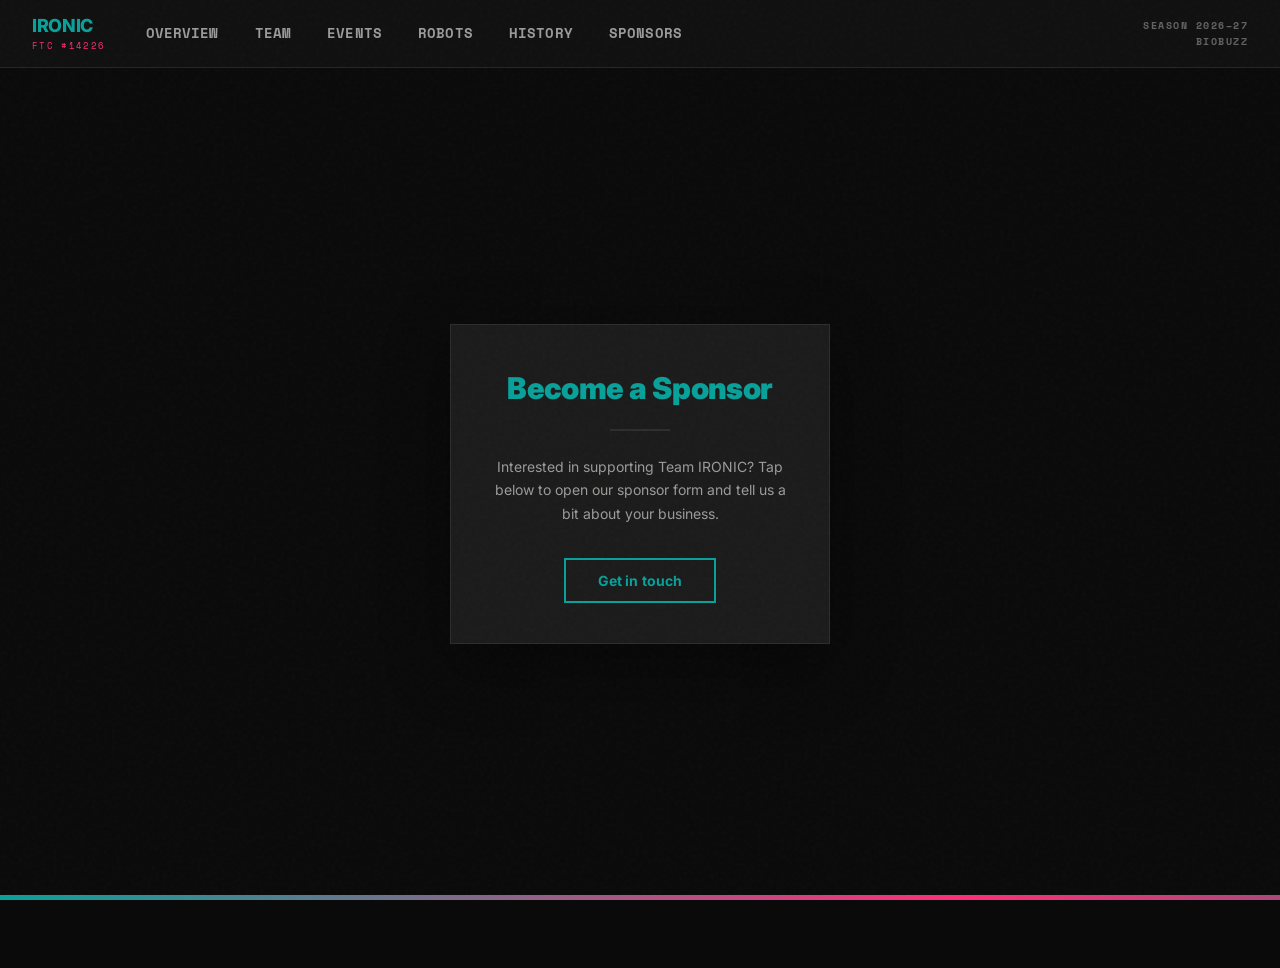
<file: sponsor-form.html>
<!DOCTYPE html>
<html lang="en">
<head>
<meta charset="UTF-8">
<meta name="viewport" content="width=device-width, initial-scale=1.0">
<title>Become a Sponsor | Team IRONIC FTC #14226</title>
<meta name="description" content="Get in touch about sponsoring Team IRONIC, FTC robotics team #14226 from Palmetto, Florida.">
<link rel="canonical" href="https://ironicrobotics.org/sponsor-form.html">
<link rel="icon" type="image/png" href="DesignElements/gear.png">
<meta property="og:type" content="website">
<meta property="og:site_name" content="Team IRONIC">
<meta property="og:title" content="Become a Sponsor | Team IRONIC FTC #14226">
<meta property="og:description" content="Get in touch about sponsoring Team IRONIC, FTC robotics team #14226 from Palmetto, Florida.">
<meta property="og:url" content="https://ironicrobotics.org/sponsor-form.html">
<meta property="og:image" content="https://ironicrobotics.org/HistoryPhotos/2025-2026-TeamPic.jpg">
<meta name="twitter:card" content="summary_large_image">
<link rel="preconnect" href="https://fonts.googleapis.com">
<link rel="preconnect" href="https://fonts.gstatic.com" crossorigin>
<link href="https://fonts.googleapis.com/css2?family=Inter:wght@300;400;500;600;700;800;900&family=Space+Mono:wght@400;700&display=swap" rel="stylesheet">
<link rel="stylesheet" href="style.css">
</head>
<!--
  SPONSOR FORM PAGE

  Standalone page the "Get in touch" button on sponsors.html links
  to — same idea as newsletter.html: its own page rather than a
  popup sitting on top of another page. Reuses the existing
  ".newsletter-card" styling (surface panel, centered) so it doesn't
  need any new CSS of its own, see style.css section 18.

  The form itself isn't built with this site's markup: the trigger
  div below (data-customgform / data-mode / data-label) and the
  cgf.js script tag at the bottom of the page belong to
  customgform.com — clicking the trigger opens their own popup with
  the actual form fields. To point this at a different form later,
  swap the data-customgform id below for the new form's id from
  customgform.com.

  SEO: the <title>, meta description, canonical and og: tags in
  <head> are this page's own search-result / link-preview info.
-->
<body data-page="sponsor-form.html">


<!-- TOP BAR -->
<header class="topbar">
  <div class="topbar-brand">
    <div class="topbar-logo"><span>IRON</span>IC</div>
    <div class="topbar-number mono">FTC #14226</div>
  </div>
  <nav class="topbar-links">
    <a class="nav-link type-button" href="index.html">Overview</a>
    <a class="nav-link type-button" href="team.html">Team</a>
    <a class="nav-link type-button" href="events.html">Events</a>
    <a class="nav-link type-button" href="robots.html">Robots</a>
    <a class="nav-link type-button" href="history.html">History</a>
    <a class="nav-link type-button" href="sponsors.html">Sponsors</a>
  </nav>
  <div class="topbar-meta type-caption mono">
    Season 2026–27<br>
    BIOBUZZ
  </div>
</header>

<main class="newsletter-page-main">
  <div class="newsletter-card">
    <h1 class="newsletter-title type-caption-heading">Become a Sponsor</h1>
    <hr class="newsletter-hr">
    <p class="newsletter-text">Interested in supporting Team IRONIC? Tap below to open our sponsor form and tell us a bit about your business.</p>
    <div class="type-button sponsor-cta-btn" role="button" tabindex="0"
         data-customgform="cmts2jukv003i01rs7cdb7ct8"
         data-mode="popup"
         data-label="Get in touch">Get in touch</div>
  </div>
</main>

<!-- RGB light strip, cycles through site colors at the very bottom of the page -->
<div class="rgb-strip"></div>

<script async src="https://cdn.customgform.com/cgf.js"></script>
<script src="script.js"></script>
</body>
</html>
</file>
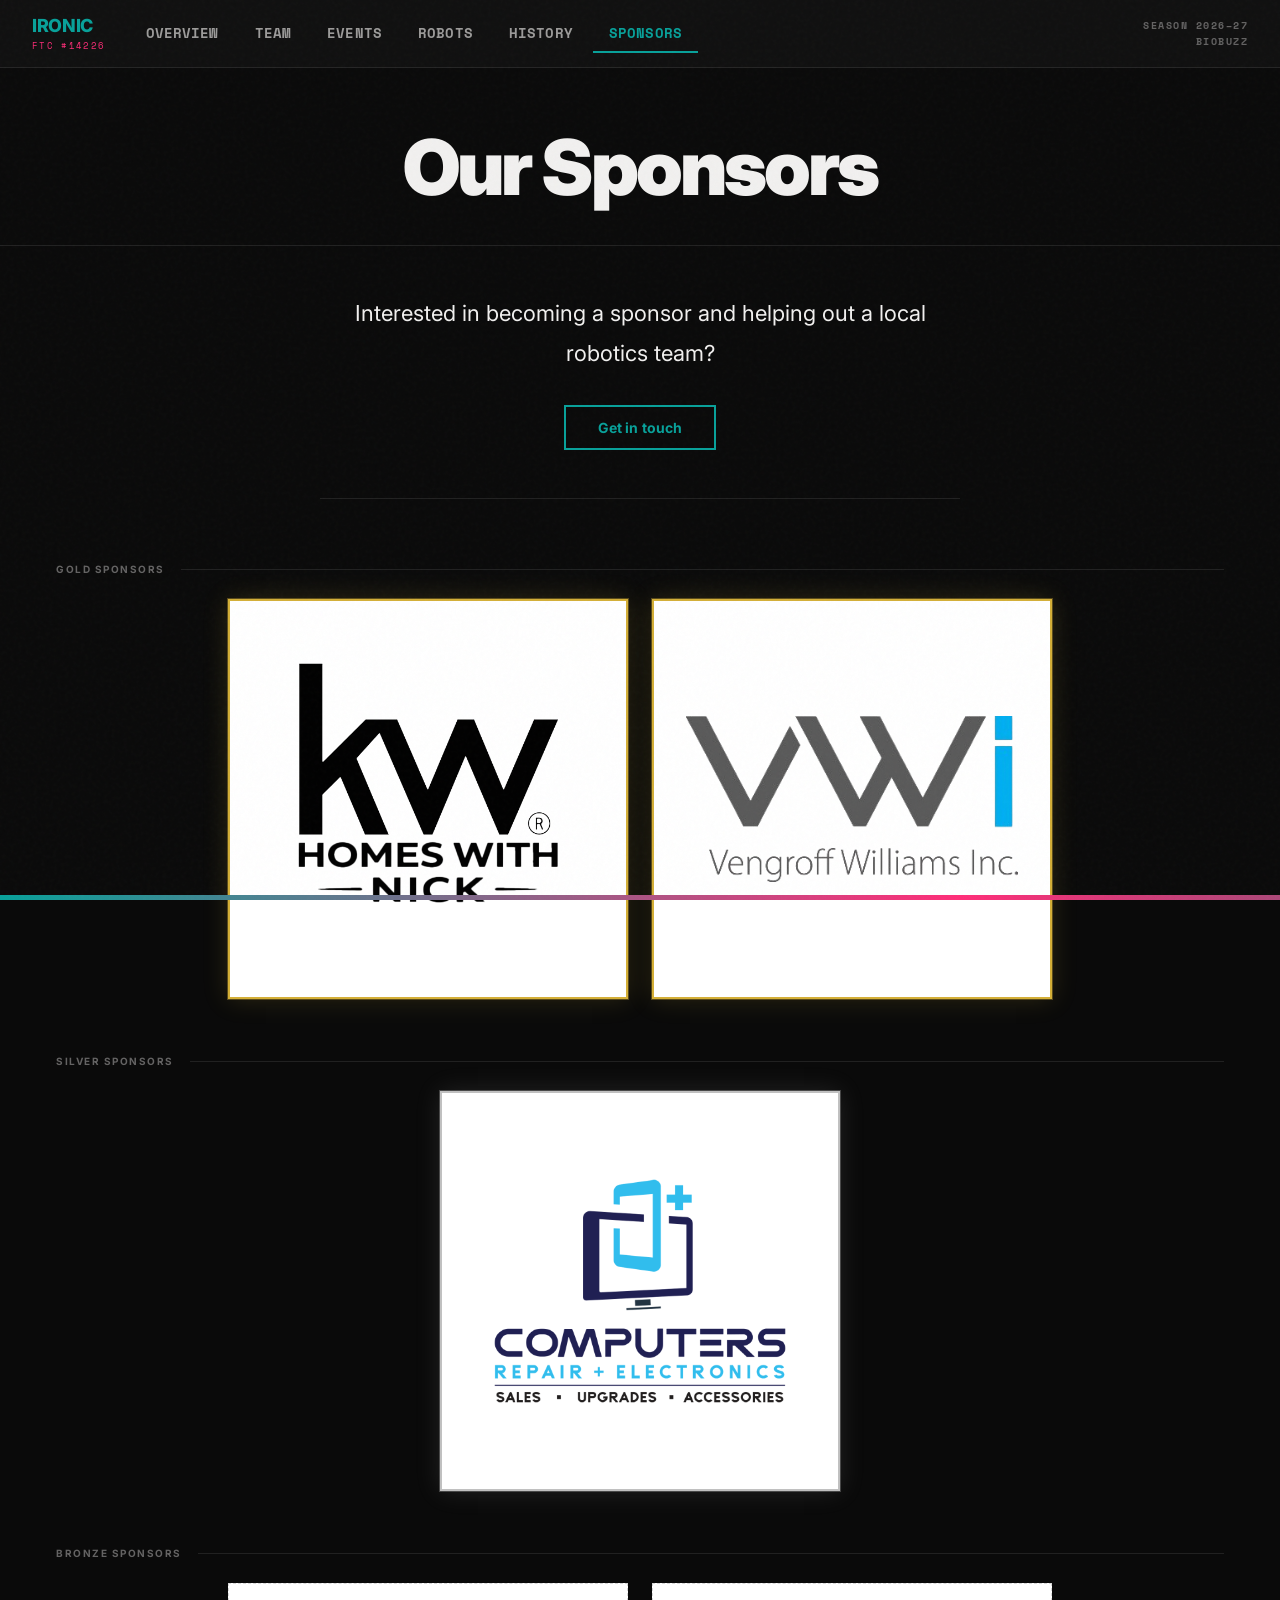
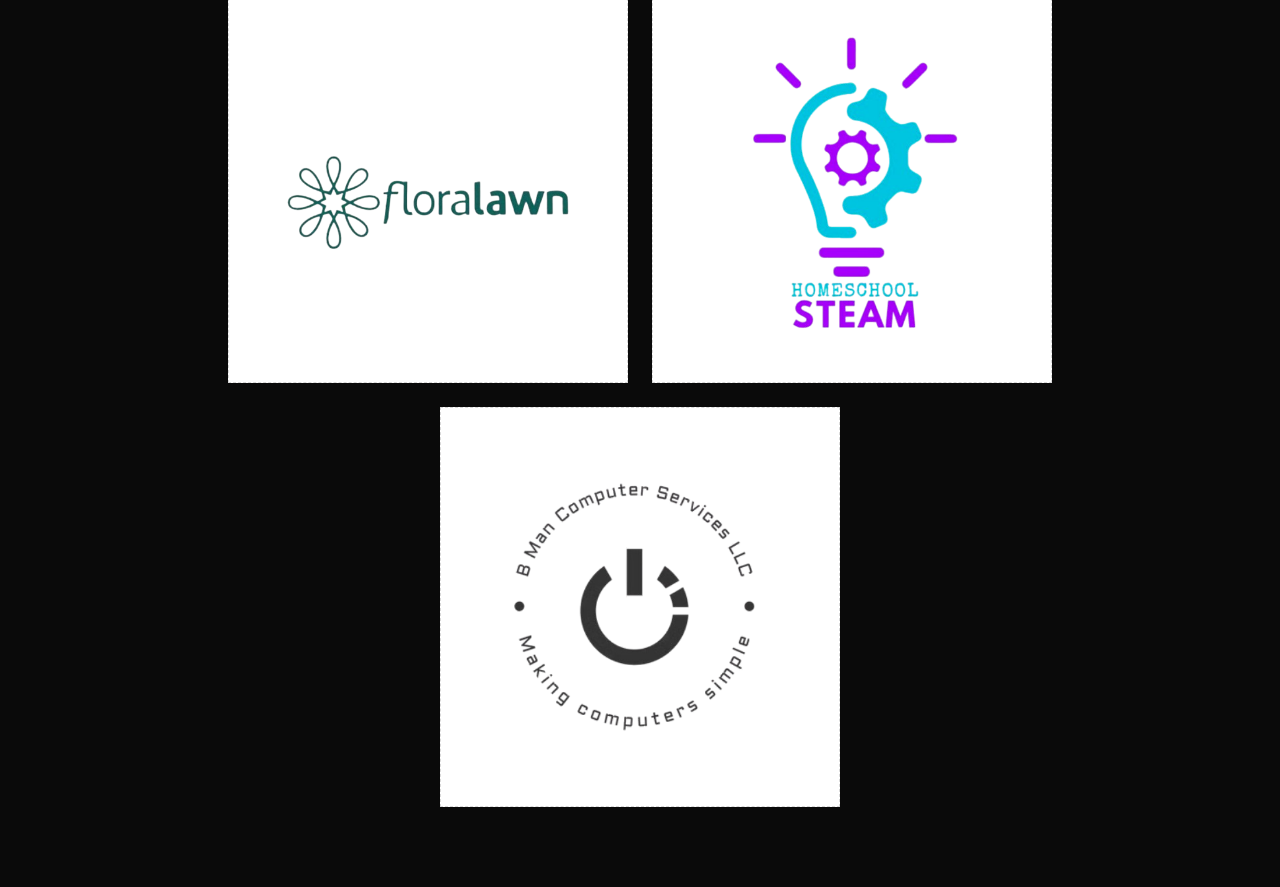
<file: sponsors.html>
<!DOCTYPE html>
<html lang="en">
<head>
<meta charset="UTF-8">
<meta name="viewport" content="width=device-width, initial-scale=1.0">
<title>Sponsors | Support IRONIC Robotics – FTC #14226</title>
<meta name="description" content="Sponsor Team IRONIC, a local FIRST Tech Challenge robotics team (#14226) at Manatee School for the Arts in Palmetto, Florida.">
<link rel="canonical" href="https://ironicrobotics.org/sponsors.html">
<link rel="icon" type="image/png" href="DesignElements/gear.png">
<meta property="og:type" content="website">
<meta property="og:site_name" content="Team IRONIC">
<meta property="og:title" content="Sponsors | Support IRONIC Robotics – FTC #14226">
<meta property="og:description" content="Sponsor Team IRONIC, a local FIRST Tech Challenge robotics team (#14226) at Manatee School for the Arts in Palmetto, Florida.">
<meta property="og:url" content="https://ironicrobotics.org/sponsors.html">
<meta property="og:image" content="https://ironicrobotics.org/HistoryPhotos/2025-2026-TeamPic.jpg">
<meta name="twitter:card" content="summary_large_image">
<link rel="preconnect" href="https://fonts.googleapis.com">
<link rel="preconnect" href="https://fonts.gstatic.com" crossorigin>
<link href="https://fonts.googleapis.com/css2?family=Inter:wght@300;400;500;600;700;800;900&family=Space+Mono:wght@400;700&display=swap" rel="stylesheet">
<link rel="stylesheet" href="style.css">
<style>
  /* Tier highlights. Every tile is the same medium size now
     (.sponsor-grid.medium, 400px square from style.css section 19) —
     the tier is shown by the border color instead of the size:
       - .sponsor-tier.gold   → solid gold border + soft gold glow
       - .sponsor-tier.silver → solid silver border + soft silver glow
       - Bronze               → no extra class, keeps the normal
                                dashed tile look */
  .sponsor-tier.gold .sponsor-tile,
  .sponsor-tier.gold .sponsor-tile:hover {
    border: 2px solid #D4AF37;
    box-shadow: 0 0 0 1px rgba(212,175,55,0.35), 0 0 24px rgba(212,175,55,0.18);
  }
  .sponsor-tier.silver .sponsor-tile,
  .sponsor-tier.silver .sponsor-tile:hover {
    border: 2px solid #C0C0C0;
    box-shadow: 0 0 0 1px rgba(192,192,192,0.3), 0 0 24px rgba(192,192,192,0.14);
  }

  /* Real sponsor logos. Most logos are drawn for a white page (KW's
     is black text, Computers' is navy), so they'd vanish on the dark
     tile — a tile holding a logo gets a white background instead.
     The tile is an <a> to the sponsor's site, opening in a new tab;
     hovering lifts it slightly and brightens the tier glow. */
  a.sponsor-tile.has-logo {
    background: #FFFFFF;
    padding: var(--space-32);
    text-decoration: none;
    transition: transform 0.2s, box-shadow 0.2s;
  }
  a.sponsor-tile.has-logo:hover { transform: translateY(-4px); }
  .sponsor-tier.gold a.sponsor-tile.has-logo:hover {
    box-shadow: 0 0 0 1px rgba(212,175,55,0.5), 0 0 36px rgba(212,175,55,0.32);
  }
  .sponsor-tier.silver a.sponsor-tile.has-logo:hover {
    box-shadow: 0 0 0 1px rgba(192,192,192,0.45), 0 0 36px rgba(192,192,192,0.26);
  }
</style>
</head>
<!--
  SPONSORS PAGE

  What's on this page, top to bottom:
    1. Top bar (nav), same one every page uses
    2. Page header, "Our Sponsors" title. No corner gears here,
       same plain header as Team/History.
    3. Sponsors content: a short CTA (blurb + "Get in touch" button)
       above three logo tiers: Gold, Silver, Bronze.

  The "Get in touch" button opens the sponsor form as a popup right
  on top of this page, handled entirely by customgform.com's own
  embed script (not script.js, not the ".modal-overlay" blur used by
  the Newsletter popup — that markup and blur are ours, this popup's
  markup and backdrop are theirs). The div carries the
  data-customgform / data-mode / data-label attributes their embed
  code requires, reuses the existing .sponsor-cta-btn look for the
  trigger itself, and the cgf.js script tag that powers it sits at
  the bottom of the page next to script.js. To point this at a
  different form, swap the data-customgform id below for the new
  form's id from customgform.com. To change the color/theme of the
  form popup itself, that's done on customgform.com's own editor
  (Design tab), not in this site's CSS — see the header note in
  style.css section 19 for more.

  CURRENT SPONSORS:
    - Gold:   KW Homes with Nick   → SponsorPhotos/kw-homes-with-nick.png
              links to http://www.homeswithnickfl.com/
              Vengroff Williams Inc. → SponsorPhotos/Vengroff-Williams-Inc.png
              links to https://vengroffwilliams.com/
    - Silver: Computers Repair + Electronics → SponsorPhotos/computers-repair-plus.png
              links to https://computersrepairplus.com/
    - Bronze: Floralawn → SponsorPhotos/Floralawn.png
              links to https://floralawn.com/
              Homeschool STEAM → SponsorPhotos/Homeschool-STEAM.png
              links to https://www.homeschoolsteamfest.com/
              B Man Computer Services LLC → SponsorPhotos/B-Man-Computer-Services-LLC.png
              links to https://bmancomputers.tech/

  ADDING A SPONSOR: drop the logo into the SponsorPhotos folder, then
  copy one of the <a class="sponsor-tile has-logo">
  tiles below into the right tier, change the href, the img src
  (SponsorPhotos/<logo file>), and
  the alt/aria-label text. If it's the first logo in Bronze, delete
  that tier's placeholder tiles and remove "is-empty" from its div.
  Logos look best as square transparent PNGs; they sit on a white
  tile (see the .has-logo rules in the <style> block above).

  EMPTY TIERS ARE HIDDEN: a tier carrying the class "is-empty"
  (style.css section 24) doesn't show at all, so the page only ever
  shows tiers that actually have logos.

  Gold tiles get a gold highlight border and Silver tiles a silver
  one (the "gold"/"silver" class on .sponsor-tier, styled in the
  <style> block at the top of this file); Bronze keeps the plain
  dashed look. The grid centers and wraps on its own on smaller
  screens.

  SEO: the <title>, meta description, canonical and og: tags in
  <head> are this page's own search-result / link-preview info.

  Full notes on this file's CSS are in style.css section 19.
-->
<body data-page="sponsors.html">


<!-- TOP BAR -->
<header class="topbar">
  <div class="topbar-brand">
    <div class="topbar-logo"><span>IRON</span>IC</div>
    <div class="topbar-number mono">FTC #14226</div>
  </div>
  <nav class="topbar-links">
    <a class="nav-link type-button" href="index.html">Overview</a>
    <a class="nav-link type-button" href="team.html">Team</a>
    <a class="nav-link type-button" href="events.html">Events</a>
    <a class="nav-link type-button" href="robots.html">Robots</a>
    <a class="nav-link type-button" href="history.html">History</a>
    <a class="nav-link type-button" href="sponsors.html">Sponsors</a>
  </nav>
  <div class="topbar-meta type-caption mono">
    Season 2026–27<br>
    BIOBUZZ
  </div>
</header>

  <main>

<div class="page active" id="page-sponsors">
  <div class="page-header" style="position: relative; text-align: center; overflow: visible;">
    <h1 class="page-title type-headline" style="white-space: nowrap; position: relative; z-index: 3;">Our Sponsors</h1>
  </div>

  <div class="sponsors-content">

    <!-- CTA: blurb + button, opens the sponsor form as a popup on this page -->
    <div class="sponsor-cta">
      <p class="lead type-body">Interested in becoming a sponsor and helping out a local robotics team?</p>
      <div class="type-button sponsor-cta-btn" role="button" tabindex="0"
           data-customgform="cmts2jukv003i01rs7cdb7ct8"
           data-mode="popup"
           data-label="Get in touch">Get in touch</div>
    </div>

    <!-- TIER 1: Gold — medium tiles with gold highlight -->
    <div class="sponsor-tier gold">
      <div class="events-section-title type-caption">Gold Sponsors</div>
      <div class="sponsor-grid medium">
        <a class="sponsor-tile has-logo" href="http://www.homeswithnickfl.com/"
           target="_blank" rel="noopener" aria-label="KW Homes with Nick (opens in a new tab)">
          <img src="SponsorPhotos/kw-homes-with-nick.png" alt="KW Homes with Nick logo" width="1200" height="1200" loading="lazy">
        </a>
        <a class="sponsor-tile has-logo" href="https://vengroffwilliams.com/"
           target="_blank" rel="noopener" aria-label="Vengroff Williams Inc. (opens in a new tab)">
          <img src="SponsorPhotos/Vengroff-Williams-Inc.png" alt="Vengroff Williams Inc. logo" width="417" height="417" loading="lazy">
        </a>
      </div>
    </div>

    <!-- TIER 2: Silver — medium tiles with silver highlight -->
    <div class="sponsor-tier silver">
      <div class="events-section-title type-caption">Silver Sponsors</div>
      <div class="sponsor-grid medium">
        <a class="sponsor-tile has-logo" href="https://computersrepairplus.com/"
           target="_blank" rel="noopener" aria-label="Computers Repair + Electronics (opens in a new tab)">
          <img src="SponsorPhotos/computers-repair-plus.png" alt="Computers Repair + Electronics logo" width="1000" height="1000" loading="lazy">
        </a>
      </div>
    </div>

    <!-- TIER 3: Bronze — medium tiles, plain dashed look -->
    <div class="sponsor-tier">
      <div class="events-section-title type-caption">Bronze Sponsors</div>
      <div class="sponsor-grid medium">
        <a class="sponsor-tile has-logo" href="https://floralawn.com/"
           target="_blank" rel="noopener" aria-label="Floralawn (opens in a new tab)">
          <img src="SponsorPhotos/Floralawn.png" alt="Floralawn logo" width="471" height="471" loading="lazy">
        </a>
        <a class="sponsor-tile has-logo" href="https://www.homeschoolsteamfest.com/"
           target="_blank" rel="noopener" aria-label="Homeschool STEAM (opens in a new tab)">
          <img src="SponsorPhotos/Homeschool-STEAM.png" alt="Homeschool STEAM logo" width="457" height="457" loading="lazy">
        </a>
        <a class="sponsor-tile has-logo" href="https://bmancomputers.tech/"
           target="_blank" rel="noopener" aria-label="B Man Computer Services LLC (opens in a new tab)">
          <img src="SponsorPhotos/B-Man-Computer-Services-LLC.png" alt="B Man Computer Services LLC logo" width="375" height="375" loading="lazy">
        </a>
      </div>
    </div>

  </div>

</div>

</main>

<!-- RGB light strip, cycles through site colors at the very bottom of the page -->
<div class="rgb-strip"></div>

<script async src="https://cdn.customgform.com/cgf.js"></script>
<script src="script.js"></script>
</body>
</html>
</file>
<file: style.css>
/* TABLE OF CONTENTS
   Full explanations for each numbered section live in
   style-guide.pdf. This file just keeps the section markers so you
   can jump around fast.

   1.  Color variables
   2.  Baseline setup
   3.  Background texture
   4.  Navigation bar
   5.  Page intersection with nav prevention
   6.  Page headlines
   7.  Index - General overview
   8.  Index - decoration
   9.  Gear spinning animation
   10. Event countdown card
   10b. Index - countdown strip
   10c. Index - social links
   11. Events overall page
   12. Team overall page
   13. Scroll bar
   14. RGB strip
   15. Typography system
   16. Utility text colors
   17. History - past seasons page
   18. Newsletter card + modal overlay
   19. Sponsors page
   20. Robots page
   21. Keyboard focus + pressed states
   22. Reduced motion
   23. Responsive: tablet nav + phone layout
   24. Hidden drafts / empty sections
   25. Robots page robot arm
*/


/* 1. Color variables */
:root {
  /* Ironic Teal — primary brand accent */
  --teal: #08A19A;
  --teal-dim: #067F7A;
  --teal-glow: rgba(8,161,154,0.15);
  --teal-border: rgba(8,161,154,0.3);
  /* Ironic Grey — secondary brand accent, used for the neutral scale below */
  --grey: #646363;
  /* Pink — kept as the site's original highlight accent */
  --pink: #FF2D78;
  --pink-dim: rgba(255,45,120,0.15);
  --pink-border: rgba(255,45,120,0.3);
  /* Neutral surfaces, built off Ironic Grey instead of the old teal-tinted blacks */
  --bg: #0A0A0A;
  --bg2: #101010;
  --bg3: #161616;
  --surface: #1B1B1B;
  --surface2: #242424;
  --text: #F1F0EF;
  --text-dim: #9C9B9A;
  --text-muted: #646363;
  --border: rgba(100,99,99,0.25);

  /* Spacing scale (8pt rhythm, 4px for fine detail). Every padding,
     margin and gap in this file uses one of these — no one-off numbers. */
  --space-4: 4px;
  --space-8: 8px;
  --space-12: 12px;
  --space-16: 16px;
  --space-24: 24px;
  --space-32: 32px;
  --space-40: 40px;
  --space-48: 48px;
  --space-56: 56px;
  --space-64: 64px;
  --space-80: 80px;
  --space-96: 96px;

  /* Corners: the site is square on purpose (no rounded "bubbles"). */
  --radius: 0;
}


/* 2. Baseline setup */
* { margin: 0; padding: 0; box-sizing: border-box; }

html { scroll-behavior: smooth; }

body {
  background: var(--bg);
  color: var(--text);
  font-family: "Inter", sans-serif;
  font-weight: 400;
  min-height: 100vh;
  overflow-x: hidden;
}


/* 3. Background texture */
body::before {
  content: "";
  position: fixed;
  inset: 0;
  background-image: url("data:image/svg+xml,%3Csvg viewBox='0 0 256 256' xmlns='http://www.w3.org/2000/svg'%3E%3Cfilter id='noise'%3E%3CfeTurbulence type='fractalNoise' baseFrequency='0.9' numOctaves='4' stitchTiles='stitch'/%3E%3C/filter%3E%3Crect width='100%25' height='100%25' filter='url(%23noise)' opacity='0.04'/%3E%3C/svg%3E");
  pointer-events: none;
  z-index: 9999;
  opacity: 0.6;
}


/* 4. Navigation bar */
.topbar {
  position: fixed;
  top: 0; left: 0; right: 0;
  height: 68px;
  background: var(--bg2);
  border-bottom: 1px solid var(--border);
  display: flex;
  align-items: center;
  justify-content: flex-start;
  gap: var(--space-24);
  padding: 0 var(--space-32);
  z-index: 200;
}

.topbar-brand {
  display: flex;
  flex-direction: column;
  justify-content: center;
  flex-shrink: 0;
  line-height: 1.2;
}

.topbar-logo {
  font-family: "Inter", sans-serif;
  font-size: 18px;
  font-weight: 800;
  color: var(--teal);
  letter-spacing: -0.02em;
}

.topbar-number {
  font-size: 9px;
  color: var(--pink);
  letter-spacing: 0.15em;
  margin-top: var(--space-4);
}

.topbar-links {
  display: flex;
  align-items: center;
  gap: var(--space-4);
}

.nav-link {
  display: inline-flex;
  align-items: center;
  padding: var(--space-8) var(--space-16);
  cursor: pointer;
  transition: color 0.2s, border-color 0.2s, background 0.2s;
  border-bottom: 2px solid transparent;
  color: var(--text-dim);
  text-transform: uppercase;
  text-decoration: none;
  position: relative;
}

.nav-link:hover { color: var(--teal); border-bottom-color: var(--teal-dim); }

.nav-link.active {
  color: var(--teal);
  border-bottom-color: var(--teal);
}


.topbar-meta {
  color: var(--text-muted);
  text-align: right;
  line-height: 1.6;
  flex-shrink: 0;
  margin-left: auto;
}

/* Nav links are set on Space Mono (already used everywhere via
   ".mono") instead of Inter. Written as ".topbar .nav-link" (not
   just ".nav-link") so it beats whichever "type-" class is on the
   link for font-family — no new font was added, this just points
   at the other one already loaded.

   Size is handled from the HTML side instead of here: each nav <a>
   carries "type-button" now (14px) instead of the old
   "type-caption-heading" (30px) — a smaller size picked from the
   same shared "type-" system in section 15, applied sitewide across
   every page's topbar. Bump it up or down by swapping that class on
   the nav links, not by adding a font-size rule here. */
.topbar .nav-link { font-family: "Space Mono", monospace; }


/* 5. Page intersection with nav prevention */
main { margin-left: 0; margin-top: 68px; min-height: 100vh; }

.page { display: none; animation: fadeIn 0.3s ease; }
.page.active { display: block; }
@keyframes fadeIn { from { opacity:0; transform:translateY(6px); } to { opacity:1; transform:translateY(0); } }


/* 6. Page headlines */
.page-header {
  padding: var(--space-64) var(--space-56) var(--space-40);
  position: relative; overflow: hidden;
  border-bottom: 1px solid var(--border);
}

.page-title { color: var(--text); }


/* 7. Index - General overview
   The block under the hero: paragraph + stats + Newsletter button on
   the left, social links on the right. These used to be inline
   styles in index.html; they live here now so the phone layout
   (section 23) can override them. The side padding centers a
   1240px content area on wide screens (= the old 340px gutters at
   1920px) and never drops below 56px. */
.home-overview {
  position: relative;
  z-index: 2;
  margin-top: calc(var(--space-96) * -1);
}
.home-overview-row {
  display: flex;
  flex-wrap: wrap;
  align-items: flex-end;
  gap: var(--space-64);
  padding: 0 max(var(--space-56), calc((100% - 1240px) / 2)) var(--space-40);
}
.home-copy { flex: 1 1 480px; min-width: 0; }
.home-copy .lead { max-width: 640px; margin-bottom: var(--space-32); }
.home-cta-row {
  display: flex;
  flex-wrap: wrap;
  align-items: center;
  gap: var(--space-16);
  margin-top: var(--space-24);
}
/* the right-hand column ("Find us everywhere") — its look is section 10c */
.home-social {
  flex: 0 0 440px;
  min-width: 0;
  align-self: center; /* centered top-to-bottom against the paragraph column */
}


/* 8. Index - decoration */
.hero-banner-wrap {
  position: relative;
  width: 100%;
  overflow: visible;
  background: var(--bg);
}

.hero-desktop {
  position: relative;
  padding: var(--space-56) var(--space-56) 0;
  min-height: 420px;
}

.hero-top-row {
  display: flex;
  justify-content: space-between;
  align-items: flex-start;
  position: relative;
  z-index: 3;
  margin-bottom: var(--space-32);
}

.hero-teamnum {
  color: var(--text-muted);
  text-decoration: underline;
  text-decoration-color: var(--border);
  text-underline-offset: 6px;
  margin-bottom: var(--space-8);
}

.hero-teamname { color: var(--teal); }

.hero-meta-block {
  position: fixed;
  bottom: 24px;
  right: 24px;
  text-align: right;
  z-index: 50;
}
.hero-meta-line { color: var(--text-dim); line-height: 1.6; }
.hero-meta-line:first-child { color: var(--pink); font-weight: 700; }

.hero-stats {
  display: flex;
  align-items: stretch;
  border: 1px solid var(--border);
  border-radius: var(--radius);
  overflow: hidden;
  width: fit-content;
  position: relative;
  z-index: 3;
  background: var(--surface);
  margin-bottom: var(--space-40);
}
.hero-stat {
  padding: var(--space-16) var(--space-24);
  display: flex;
  flex-direction: column;
  gap: var(--space-4);
}
.hero-stat-num { color: var(--pink); }
.hero-stat-label { color: var(--pink); opacity: 0.7; }
.hero-stat-div { width: 1px; background: var(--border); flex-shrink: 0; }

.hero-gear-desktop-left {
  position: absolute;
  bottom: -460px; left: -300px;
  width: 600px;
  opacity: 0.6;
  z-index: 1;
  pointer-events: none;
}
.hero-gear-desktop-right {
  position: absolute;
  bottom: -180px; right: -300px;
  width: 600px;
  opacity: 0.6;
  z-index: 1;
  pointer-events: none;
}

.hero-cutoff-line {
  position: relative;
  z-index: 3;
  height: 1px;
  background: linear-gradient(90deg, var(--teal), var(--pink), transparent);
  margin: 0 calc(var(--space-56) * -1);
}


/* 9. Gear spinning animation */
@keyframes spin-cw  { from { transform: rotate(0deg); } to { transform: rotate(360deg); } }
@keyframes spin-ccw { from { transform: rotate(0deg); } to { transform: rotate(-360deg); } }
.gear-spin         { animation: spin-cw  20s linear infinite; display: block; width: 100%; }
.gear-spin-reverse { animation: spin-ccw 20s linear infinite; display: block; width: 100%; }


/* 10. Event countdown card
   Only the Robots page uses the boxed card now (see section 20).
   The home page uses the slim strip in 10b instead. */
.countdown-card {
  background: var(--surface);
  border: 1px solid var(--border);
  border-radius: var(--radius);
  padding: var(--space-40) var(--space-40) var(--space-40);
}
.countdown-label {
  font-size: 13px;
  color: var(--teal);
  letter-spacing: 0.2em;
  text-transform: uppercase;
  display: flex;
  align-items: center;
  justify-content: center;
  text-align: center;
  gap: var(--space-8);
  margin-bottom: var(--space-32);
}

.countdown-digits {
  display: flex;
  align-items: flex-start;
  justify-content: center;
  gap: var(--space-8);
}
.countdown-unit {
  display: flex;
  flex-direction: column;
  align-items: center;
  gap: var(--space-8);
}
.countdown-num {
  font-family: "Inter", sans-serif;
  font-size: 34px;
  font-weight: 900;
  color: var(--pink);
  letter-spacing: 0.02em;
  line-height: 1;
  border: 1px solid rgba(255,45,120,0.4);
  border-radius: var(--radius);
  padding: var(--space-8) var(--space-8);
  min-width: 58px;
  text-align: center;
  font-variant-numeric: tabular-nums;
}
.countdown-sublabel {
  font-size: 9px;
  font-weight: 700;
  letter-spacing: 0.12em;
  text-transform: uppercase;
  color: var(--text-muted);
}
.countdown-event {
  font-size: 12px;
  font-weight: 700;
  color: var(--teal);
  letter-spacing: 0.08em;
  text-align: center;
  margin-top: var(--space-24);
}


/* 10b. Index - countdown strip
   Home page only. A slim full-width band right under the overview:
   tiny live clock, "Next Competition In", the day count, a pink
   square, then the event name (white) and date (teal) — all
   centered on one line.
   script.js section 1b draws the clock ticks and turns the hands
   (real local time); section 1 fills in the day count and label.
   Hidden on phones (section 23), per the mobile plan. */
.countdown-strip {
  background: var(--bg2);
  border-top: 1px solid var(--border);
  border-bottom: 1px solid var(--border);
  padding: var(--space-16) var(--space-56);
  margin-bottom: var(--space-64);
}
.countdown-strip-row {
  display: flex;
  align-items: center;
  justify-content: center;
  flex-wrap: wrap;
  gap: var(--space-24);
}

.home-clock { display: block; width: 48px; height: 48px; overflow: visible; }
.clock-ring { fill: none; stroke: var(--border); stroke-width: 1; }
.clock-tick { stroke: var(--text-muted); stroke-width: 1; }
.clock-tick.major { stroke: var(--teal); stroke-width: 3; }
.clock-hand { stroke-linecap: square; }
.clock-hand.hour { stroke: var(--text); stroke-width: 6; }
.clock-hand.min  { stroke: var(--teal); stroke-width: 4; }
.clock-hand.sec  { stroke: var(--pink); stroke-width: 2; }
.clock-pin { fill: var(--pink); }

.strip-label { color: var(--teal); }
.strip-days { display: flex; align-items: baseline; gap: var(--space-8); }
.strip-num {
  font-family: "Inter", sans-serif;
  font-size: 44px;
  font-weight: 900;
  letter-spacing: -0.04em;
  line-height: 0.9;
  color: var(--pink);
  font-variant-numeric: tabular-nums;
}
.strip-unit { color: var(--pink); opacity: 0.7; }
.strip-dot { width: 6px; height: 6px; background: var(--pink); }
.strip-name {
  font-family: "Inter", sans-serif;
  font-size: 18px;
  font-weight: 900;
  letter-spacing: -0.02em;
  color: var(--text);
}
.strip-date {
  font-size: 12px;
  font-weight: 700;
  color: var(--teal);
  letter-spacing: 0.08em;
}


/* 10c. Index - "Find us everywhere" social links
   Right side of the overview. One row per link (YouTube, Instagram,
   school site): thumbnail, name, small subline, arrow. Each whole
   row is the link. Thumbnails come from SocialPhotos/ — until one is
   uploaded, the empty .social-thumb shows as the site's usual dashed
   placeholder box. Name colors: Instagram pink, YouTube teal, school
   plain text. */
.social-list { display: flex; flex-direction: column; gap: var(--space-12); }
.social-row {
  display: grid;
  grid-template-columns: 120px 1fr auto;
  align-items: center;
  gap: var(--space-16);
  padding: var(--space-12);
  background: var(--surface);
  border: 1px solid var(--border);
  border-radius: var(--radius);
  color: var(--text);
  text-decoration: none;
  transition: border-color 0.2s, background 0.2s;
}
.social-row:hover { border-color: var(--teal-border); background: var(--surface2); }
.social-thumb {
  display: block;
  aspect-ratio: 16 / 10;
  background: var(--surface2);
  border: 1px dashed var(--border);
  border-radius: var(--radius);
  overflow: hidden;
}
.social-thumb img { display: block; width: 100%; height: 100%; object-fit: cover; }
.social-thumb:has(img) { border-style: solid; }
.social-body { display: flex; flex-direction: column; gap: var(--space-4); min-width: 0; }
.social-name { font-weight: 900; letter-spacing: -0.02em; color: var(--text); }
.social-name.ig { color: var(--pink); }
.social-name.yt { color: var(--teal); }
.social-sub { color: var(--text-muted); }
.social-arrow { color: var(--teal); padding-right: var(--space-8); transition: transform 0.2s; }
.social-row:hover .social-arrow { transform: translateX(4px); }


/* 11. Events overall page */
.events-section-title {
  color: var(--text-muted);
  margin-bottom: var(--space-24); display: flex; align-items: center; gap: var(--space-16);
}
.events-section-title::after { content: ""; flex: 1; height: 1px; background: var(--border); }

.events-content { padding: var(--space-48) var(--space-56) var(--space-80); max-width: 980px; margin: 0 auto; }
.events-intro { margin-bottom: var(--space-40); }

.event-timeline {
  display: flex;
  flex-direction: column;
  gap: var(--space-16);
  margin-bottom: var(--space-8);
}

.event-card {
  display: flex;
  align-items: center;
  gap: var(--space-24);
  background: var(--surface);
  border: 1px solid var(--border);
  border-radius: var(--radius);
  padding: var(--space-24) var(--space-32);
  transition: border-color 0.2s, transform 0.2s;
}
.event-card:hover { border-color: var(--teal-border); }
.event-card.featured {
  border-color: var(--teal);
  box-shadow: 0 0 0 1px var(--teal), 0 0 24px var(--teal-glow);
}

.event-date-block {
  flex-shrink: 0;
  width: 84px;
  text-align: center;
  border-right: 1px solid var(--border);
  padding-right: var(--space-24);
}
.event-month {
  font-size: 11px; font-weight: 700; letter-spacing: 0.15em;
  text-transform: uppercase; color: var(--pink);
  margin-bottom: var(--space-4);
}
.event-day { color: var(--text); }
.event-day.multi { font-size: 19px; }
.event-year {
  font-size: 10px; color: var(--text-muted); margin-top: var(--space-4);
}

.event-body { flex: 1; min-width: 0; }
.event-name-row {
  display: flex; align-items: center; gap: var(--space-8); flex-wrap: wrap;
  margin-bottom: var(--space-8);
}
.event-name {
  font-size: 18px; font-weight: 700; color: var(--text); letter-spacing: -0.01em;
}

.event-location {
  font-size: 12px; color: var(--text-dim); letter-spacing: 0.03em;
}
.event-location.tbd { color: var(--text-muted); font-style: italic; }


/* 12. Team overall page */
.team-content { padding: var(--space-48) var(--space-56) var(--space-80); }
.team-grid {
  display: flex !important;
  flex-wrap: wrap !important;
  justify-content: center !important;
  width: 100% !important;
  gap: var(--space-32) var(--space-24); margin-bottom: var(--space-56);
}
.team-card {
  background: transparent; border: none; border-radius: var(--radius);
  overflow: visible;
  width: 210px; flex-shrink: 0;
}
.team-card-img { position: relative; aspect-ratio: 3/4; overflow: hidden; border-radius: var(--radius); margin-bottom: var(--space-16); }
.team-card-img img {
  width: 100%; height: 100%; object-fit: cover;
  filter: brightness(0.85); transition: filter 0.35s;
}
.team-card:hover .team-card-img img { filter: brightness(1); }
.team-card-img::after {
  content: ""; position: absolute; bottom: 0; left: 0; right: 0;
  height: 60%; background: linear-gradient(to top, rgba(10,10,10,0.85), transparent);
}
.team-card-img::before {
  content: ""; position: absolute; bottom: 0; left: 0; right: 0; height: 2px;
  background: var(--teal); z-index: 2; transform: scaleX(0); transform-origin: left;
  transition: transform 0.3s ease;
}
.team-card:hover .team-card-img::before { transform: scaleX(1); }
.team-card.pink .team-card-img::before { background: var(--pink); }
.team-card.blue .team-card-img::before { background: var(--teal); }
.team-card-body { padding: 0; text-align: center; }
.team-card-name { color: var(--text); margin-bottom: var(--space-4); }
.team-card-role { font-size: 11px; font-weight: 500; color: var(--teal); text-transform: uppercase; letter-spacing: 0.06em; }
.team-card.pink .team-card-role { color: var(--pink); }
.team-card.blue .team-card-role { color: var(--teal); }
.team-card-grade { font-size: 11px; color: var(--text-muted); margin-top: var(--space-4); }

.team-content .events-section-title {
  justify-content: center;
}
.team-content .events-section-title::before {
  content: '';
  flex: 1;
  height: 1px;
  background: var(--border);
}


/* 13. Scroll bar */
::-webkit-scrollbar { width: 4px; }
::-webkit-scrollbar-track { background: var(--bg); }
::-webkit-scrollbar-thumb {
  background: linear-gradient(var(--pink), var(--teal));
  border-radius: var(--radius);
}


/* 14. RGB strip */
.rgb-strip {
  display: block;
  position: fixed;
  bottom: 0; left: 0; right: 0;
  height: 5px;
  background: linear-gradient(90deg,
    var(--teal), var(--pink), var(--teal-dim), var(--pink), var(--teal));
  background-size: 300% 100%;
  animation: rgbCycle 8s linear infinite;
  z-index: 250;
  pointer-events: none;
}
@keyframes rgbCycle {
  0%   { background-position: 0% 0; }
  100% { background-position: 300% 0; }
}


/* 15. Typography system */
.type-hero-headline {
  font-family: "Inter", sans-serif;
  font-size: clamp(80px, 11vw, 160px);
  font-weight: 900;
  letter-spacing: -0.04em;
  line-height: 0.9;
}

.type-headline {
  font-family: "Inter", sans-serif;
  font-size: clamp(42px, 6vw, 80px);
  font-weight: 900;
  letter-spacing: -0.04em;
  line-height: 0.95;
}

.type-subhead {
  font-family: "Inter", sans-serif;
  font-size: 18px;
  font-weight: 700;
  letter-spacing: 0.05em;
}

.type-body {
  font-family: "Inter", sans-serif;
  font-size: 22px;
  font-weight: 400;
  line-height: 1.8;
  max-width: 680px;
}

.type-caption-heading {
  font-family: "Inter", sans-serif;
  font-size: 30px;
  font-weight: 900;
  letter-spacing: -0.02em;
  line-height: 1.05;
}

.type-caption {
  font-family: "Inter", sans-serif;
  font-size: 10px;
  font-weight: 700;
  letter-spacing: 0.15em;
  text-transform: uppercase;
}

.type-button {
  font-family: "Inter", sans-serif;
  font-size: 14px;
  font-weight: 700;
  letter-spacing: 0.01em;
}

.type-names {
  font-family: "Inter", sans-serif;
  font-size: 15px;
  font-weight: 600;
  letter-spacing: -0.01em;
}

.mono { font-family: "Space Mono", monospace; }


/* 16. Utility text colors */
.text-teal { color: var(--teal); }
.text-pink { color: var(--pink); }
.text-dim  { color: var(--text-dim); }


/* 17. History - past seasons page
   Three-column pattern per Chase's whiteboard sketch:
     - left:   .history-locator, a slightly lighter bar flush against
               the very left edge of the screen, full page height,
               holding the sticky season tabs
     - center: .season-main, one big photo + write-up per season,
               with .season-awards stacked underneath it. Capped to a
               comfortable reading width and CENTERED in the space
               between the locator bar and the gallery (flex-grow
               plus auto side-margins — not pinned to the left edge
               of that space).
     - right:  .season-gallery, one tall "photo log" composite,
               width set by --gallery-w (on .history-seasons below —
               change it there, not per-block), flush against the
               true right edge of the screen (no page padding
               stopping it)

   No new type sizes here — every text element below reuses one of
   the existing "type-" classes (or the plain body font) from section
   15, same as the rest of the site.

   Each season lives in one .season-block. Copy a whole block to add
   a season, and add a matching .locator-link up in the nav column
   (href="#season-XXXX-XX" has to match the block's id). The
   scrollspy in script.js highlights whichever locator link is
   currently on screen, no manual wiring needed beyond that.

   .season-gallery normally holds ONE tall composite photo per season
   (Chase builds these himself once each season's write-up text is
   final, so the image comes out the right height to match). Swap the
   .gallery-photolog.placeholder div for a real
   <div class="gallery-photolog"><img src="..."></div> when that
   photo exists — no other markup changes needed.

   Until a proper composite exists for a season, ".gallery-photolog
   .stack" is a lightweight fallback: drop two or more real photos
   straight in (no placeholder text) and they stack to fill the same
   tall column, each cropped to fill its share of the height. Swap it
   out for a single composite <img> later if Chase builds one. */
.history-content {
  display: flex;
  align-items: stretch; /* lets the locator bar's background stretch to match the full season list's height */
  width: 100%;
}

.history-locator {
  flex: 0 0 200px;
  background: var(--surface); /* one step lighter than the page background, same token used elsewhere for panels */
  border-right: 1px solid var(--border);
}
.history-locator-inner {
  position: sticky;
  top: 68px; /* sits right under the fixed topbar */
  padding: var(--space-40) var(--space-24);
  display: flex;
  flex-direction: column;
  gap: var(--space-4);
}
.history-locator-label {
  color: var(--text-muted);
  margin-bottom: var(--space-8);
  padding: 0 var(--space-16);
}
.locator-link {
  display: flex;
  flex-direction: column;
  gap: var(--space-4);
  padding: var(--space-8) var(--space-16);
  border-left: 2px solid var(--border);
  color: var(--text-dim);
  text-decoration: none;
  transition: color 0.2s, border-color 0.2s, background 0.2s;
}
.locator-link:hover { color: var(--teal); border-left-color: var(--teal-dim); }
.locator-link.active {
  color: var(--teal);
  border-left-color: var(--teal);
  background: var(--surface2);
  border-radius: var(--radius);
}
.locator-link.active .locator-game { color: var(--teal); opacity: 0.75; }

.history-seasons {
  /* --gallery-w is shared with .season-gallery and .season-block.stub
     below so the gallery's width and the stub's reserved space for
     it never drift out of sync — change it in one place. */
  --gallery-w: 460px;
  flex: 1;
  min-width: 0;
  padding: var(--space-48) 0 var(--space-96) var(--space-48); /* no right padding — lets .season-gallery run flush to the screen edge */
  display: flex;
  flex-direction: column;
  gap: var(--space-64);
}

.season-block {
  scroll-margin-top: var(--space-24);
  display: flex;
  align-items: stretch;
  padding-bottom: var(--space-64);
  border-bottom: 1px solid var(--border);
}
.season-block:last-child { border-bottom: none; padding-bottom: 0; }

.season-main {
  /* flex-grow + the auto side margins center this column in
     whatever room is left between the locator bar and the gallery,
     instead of sitting flush against the locator */
  flex: 1 1 auto;
  max-width: 680px;
  min-width: 0;
  margin: 0 auto;
  display: flex;
  flex-direction: column;
}

.season-photo {
  aspect-ratio: 16/9;
  border-radius: var(--radius);
  overflow: hidden;
  border: 1px solid var(--border);
  background: var(--surface);
  position: relative;
}
.season-photo img { width: 100%; height: 100%; object-fit: cover; }
.season-photo.placeholder {
  display: flex;
  align-items: center;
  justify-content: center;
  color: var(--text-muted);
  text-align: center;
  padding: var(--space-24);
}

.season-heading-row {
  display: flex;
  align-items: baseline;
  gap: var(--space-16);
  flex-wrap: wrap;
  margin-top: var(--space-24);
}
.season-game { color: var(--teal); }
.season-years { color: var(--text-muted); }

.season-desc { margin-top: var(--space-8); }

.season-awards {
  margin-top: var(--space-32);
  background: var(--surface);
  border: 1px solid var(--border);
  border-radius: var(--radius);
  padding: var(--space-24) var(--space-24);
}
.season-awards-title {
  color: var(--pink);
  margin-bottom: var(--space-16);
  display: flex;
  align-items: center;
  gap: var(--space-8);
}
.award-list { display: flex; flex-direction: column; gap: var(--space-16); }
.award-item { display: flex; align-items: flex-start; gap: var(--space-16); }
.award-image {
  flex-shrink: 0;
  width: 120px;
  height: 120px;
  border-radius: var(--radius);
  overflow: hidden;
  border: 1px solid var(--border);
  background: var(--surface2);
}
.award-image img { width: 100%; height: 100%; object-fit: cover; }
.award-body { min-width: 0; }
.award-name { color: var(--text); display: block; margin-bottom: var(--space-4); }
.award-desc { color: var(--text-dim); }
.season-awards.tbd { color: var(--text-muted); font-style: italic; }

.season-gallery {
  /* One tall "photo log" per season rather than a grid of small
     shots — Chase builds this as a single composite image sized to
     the write-up once the text is final. Fixed width (--gallery-w,
     set on .history-seasons above), flush against the screen's
     right edge since nothing pads .history-content/.history-seasons
     on that side. */
  flex: 0 0 var(--gallery-w);
  display: flex;
}
.gallery-photolog {
  flex: 1;
  border-radius: var(--radius);
  border: 1px dashed var(--border);
  border-right: none;
  background: var(--surface2);
  overflow: hidden;
}
.gallery-photolog img { display: block; width: 100%; height: 100%; object-fit: cover; }
.gallery-photolog.placeholder {
  display: flex;
  align-items: center;
  justify-content: center;
  text-align: center;
  color: var(--text-muted);
}

/* Fallback for a season with real photos but no single built
   composite yet (see the section-17 header note above): stacks
   however many <img> children it's given evenly down the same
   tall column a composite would otherwise fill. */
.gallery-photolog.stack {
  display: flex;
  flex-direction: column;
  border-style: solid;
}
.gallery-photolog.stack img {
  flex: 1 1 0;
  min-height: 0;
  width: 100%;
  object-fit: cover;
}
.gallery-photolog.stack img + img { border-top: 1px solid var(--border); }

/* The founding-year block has no gallery, but it still reserves
   that same width on its right so its centered text lines up with
   every other season's centered text above/below it. */
.season-block.stub { padding-right: var(--gallery-w); }

@media (max-width: 980px) {
  .history-content { flex-direction: column; }
  .history-locator {
    flex: 0 0 auto;
    border-right: none;
    border-bottom: 1px solid var(--border);
  }
  .history-locator-inner {
    position: static;
    flex-direction: row;
    flex-wrap: wrap;
    padding: var(--space-24);
  }
  .history-seasons { padding: var(--space-32) var(--space-24) var(--space-64) var(--space-24); }
  .season-block { flex-direction: column; }
  .season-block.stub { padding-right: 0; }
  .season-main { max-width: none; margin: 0; }
  .season-gallery { flex-basis: auto; min-height: 220px; margin-top: var(--space-24); }
  .gallery-photolog { border-radius: var(--radius); border-right: 1px dashed var(--border); }
  .gallery-photolog.stack { min-height: 360px; }
}


/* 18. Newsletter card + modal overlay
   ".newsletter-card" is the visual box itself (bg, border, radius,
   the form styling inside it) — used two places:
     - newsletter.html, sitting centered in the page on its own, for
       anyone who lands there directly (a shared link, a bookmark,
       JS disabled)
     - the sitewide modal that script.js builds and injects into
       every page, wrapped in ".modal-overlay" so it appears as a
       blurred-backdrop popup on top of whatever page you clicked
       "Newsletter" from, instead of navigating away.
   Both reuse the exact same ".newsletter-card" rules so the two
   never drift out of sync visually — change the look once, here. */
.newsletter-card {
  background: var(--surface);
  border: 1px solid var(--border);
  border-radius: var(--radius);
  padding: var(--space-48) var(--space-40) var(--space-40);
  max-width: 380px;
  width: 100%;
  text-align: center;
  position: relative;
  box-shadow: 0 20px 60px rgba(0,0,0,0.45);
}
.newsletter-title { color: var(--teal); }
.newsletter-hr {
  width: 60px;
  height: 2px;
  margin: var(--space-24) auto;
  border: 0;
  background: var(--border);
}
.newsletter-text {
  font-size: 14px;
  line-height: 1.7;
  color: var(--text-dim);
  margin-bottom: var(--space-32);
}
.newsletter-card form { display: flex; flex-direction: column; gap: var(--space-16); }
.newsletter-card input {
  background: var(--surface2);
  border: 1px solid var(--border);
  border-radius: var(--radius);
  height: 50px;
  padding: 0 var(--space-16);
  color: var(--text);
  font-family: "Inter", sans-serif;
  font-size: 15px;
  outline: none;
  transition: border-color 0.2s;
}
.newsletter-card input::placeholder { color: var(--text-muted); }
.newsletter-card input:focus { border-color: var(--teal); }
.newsletter-submit {
  border: 2px solid var(--teal);
  border-radius: var(--radius);
  min-height: 50px;
  background: transparent;
  color: var(--teal);
  cursor: pointer;
  transition: background 0.15s, color 0.15s;
}
.newsletter-submit:hover:not(:disabled) { background: var(--teal); color: var(--bg); }
.newsletter-submit:disabled { opacity: 0.6; cursor: default; }
.newsletter-feedback { margin-top: var(--space-16); font-size: 13px; color: var(--teal); min-height: 16px; }
.newsletter-feedback.is-error { color: var(--pink); }

/* Standalone newsletter.html page: same topbar as every other page,
   card centered in the space below it. */
.newsletter-page-main {
  display: flex;
  align-items: center;
  justify-content: center;
  min-height: calc(100vh - 68px);
  padding: var(--space-64) var(--space-24);
}

/* Sitewide "open on top of the current page" overlay. Sits above the
   topbar/rgb-strip (z-index 200/250) but below the faint noise
   texture (z-index 9999, section 3) — that layer has
   pointer-events:none so it never blocks clicks, it just keeps
   layering its grain over the modal same as it does everywhere
   else on the site. */
.modal-overlay {
  position: fixed;
  inset: 0;
  background: rgba(6,6,6,0.72);
  backdrop-filter: blur(10px);
  -webkit-backdrop-filter: blur(10px);
  display: flex;
  align-items: center;
  justify-content: center;
  padding: var(--space-24);
  z-index: 500;
  opacity: 0;
  visibility: hidden;
  transition: opacity 0.25s ease, visibility 0.25s ease;
}
.modal-overlay.active { opacity: 1; visibility: visible; }
.modal-overlay .newsletter-card {
  transform: scale(0.92) translateY(10px);
  transition: transform 0.25s ease;
}
.modal-overlay.active .newsletter-card { transform: scale(1) translateY(0); }

.modal-close {
  position: absolute;
  top: 16px; right: 16px;
  width: 32px; height: 32px;
  border-radius: var(--radius);
  border: 1px solid var(--border);
  background: transparent;
  color: var(--text-dim);
  font-size: 20px;
  line-height: 1;
  cursor: pointer;
  display: flex;
  align-items: center;
  justify-content: center;
  transition: color 0.2s, border-color 0.2s, background 0.2s;
}
.modal-close:hover { color: var(--pink); border-color: var(--pink); }

/* Locks page scroll behind the blur while a modal is open. */
body.modal-open { overflow: hidden; }


/* 19. Sponsors page
   Sponsor logos are grouped into three tiers by visual weight:
     - .sponsor-grid.large   — 2 big tiles side by side (Gold tier)
     - .sponsor-grid.medium  — 3 medium tiles (Silver tier)
     - .sponsor-grid.small   — 4-5 smaller tiles (Bronze tier)
   Every tile is a square (1:1 aspect-ratio, sized per tier below) —
   currently a dashed placeholder box (same look as
   .season-photo.placeholder / .gallery-photolog.placeholder
   elsewhere on the site) — swap a tile's placeholder <span> for a
   real <img src="..."> once a sponsor sends over their logo, no
   other markup changes needed. Add/remove tiles freely, the
   flex-wrap layout reflows and wraps on its own.

   .sponsor-cta-btn matches the "Newsletter" button's look on the
   overview page (transparent, teal outline, fills teal on hover).
   It's the trigger only — clicking it hands off to customgform.com's
   own popup script (see sponsors.html), so this class only styles
   the button itself, never the form that pops up. The form's own
   colors/fonts/theme are set on customgform.com's editor (Design
   tab for that form), not here — nothing in this stylesheet can
   reach inside their popup. */
.sponsors-content { padding: var(--space-48) var(--space-56) var(--space-80); max-width: 1300px; margin: 0 auto; }

.sponsor-cta {
  text-align: center;
  max-width: 640px;
  margin: 0 auto var(--space-64);
  padding-bottom: var(--space-48);
  border-bottom: 1px solid var(--border);
}
.sponsor-cta p { margin-bottom: var(--space-32); }
.sponsor-cta-btn {
  display: inline-flex;
  align-items: center;
  padding: var(--space-12) var(--space-32);
  background: transparent;
  color: var(--teal);
  border: 2px solid var(--teal);
  border-radius: var(--radius);
  cursor: pointer;
  transition: background 0.15s, color 0.15s, border-color 0.15s;
}
.sponsor-cta-btn:hover { background: var(--teal); color: var(--bg); }

.sponsor-tier { margin-bottom: var(--space-56); }
.sponsor-tier:last-child { margin-bottom: 0; }

.sponsor-grid { display: flex; flex-wrap: wrap; justify-content: center; gap: var(--space-24); }

.sponsor-tile {
  flex-shrink: 0;
  display: flex; align-items: center; justify-content: center;
  background: var(--surface2);
  border: 1px dashed var(--border);
  border-radius: var(--radius);
  color: var(--text-muted);
  text-align: center;
  padding: var(--space-16);
  transition: border-color 0.2s;
}
.sponsor-tile:hover { border-color: var(--teal-border); }
.sponsor-tile img { width: 100%; height: 100%; object-fit: contain; }

.sponsor-grid.large .sponsor-tile { width: 560px; aspect-ratio: 1 / 1; }
.sponsor-grid.medium .sponsor-tile { width: 400px; aspect-ratio: 1 / 1; }
.sponsor-grid.small .sponsor-tile { width: 280px; aspect-ratio: 1 / 1; }

@media (max-width: 980px) {
  .sponsors-content { padding: var(--space-40) var(--space-24) var(--space-64); }
  .sponsor-grid.large .sponsor-tile { width: 100%; max-width: 560px; }
  .sponsor-grid.medium .sponsor-tile { width: 100%; max-width: 400px; }
  .sponsor-grid.small .sponsor-tile { width: 100%; max-width: 280px; }
}


/* 20. Robots page
   Two parts, top to bottom:
     - .robots-hero: "Coming soon to a competition near you"
       headline (type-headline, last few words in teal) with the
       countdown under it. The countdown reuses the section 10
       .countdown-card look, just with a ".wide" modifier: one
       bigger Days box. The number is filled in by script.js
       section 1 — same NEXT_COMP_DATE the home page card uses.
     - .portfolio-table: the "Past Portfolios" table. One header row
       (.portfolio-head) plus one <details class="portfolio-row"> per
       season. Each row's <summary> is the visible table row
       (season / game / View); opening it reveals .portfolio-panel
       with the embedded PDF (.portfolio-frame) and Open/Download
       links underneath. Header row and every summary row share the
       same 3-column grid so the columns line up like a real table.

   No new type sizes — every text element reuses a "type-" class from
   section 15, except the game name, which matches .event-name's
   18px/700 from section 11 so rows read like the Events cards. */
.robots-hero {
  text-align: center;
  padding: var(--space-80) var(--space-56) var(--space-64);
  border-bottom: 1px solid var(--border);
}
.robots-kicker { color: var(--pink); margin-bottom: var(--space-24); }
.robots-title {
  color: var(--text);
  max-width: 940px;
  margin: 0 auto;
}
.robots-title span { color: var(--teal); }

.countdown-card.wide {
  max-width: 460px;
  margin: var(--space-56) auto 0;
}
.countdown-card.wide .countdown-num {
  font-size: 64px;
  min-width: 140px;
  padding: var(--space-16) var(--space-16);
}

.robots-content { padding: var(--space-64) var(--space-56) var(--space-96); max-width: 1100px; margin: 0 auto; }

.portfolio-table {
  background: var(--surface);
  border: 1px solid var(--border);
  border-radius: var(--radius);
  overflow: hidden;
}

/* shared 3-column grid: Season | Game | View */
.portfolio-head,
.portfolio-row > summary {
  display: grid;
  grid-template-columns: 140px 1fr 160px;
  align-items: center;
  gap: var(--space-24);
  padding: var(--space-16) var(--space-32);
}

.portfolio-head {
  background: var(--bg3);
  color: var(--text-muted);
  border-bottom: 1px solid var(--border);
}
.portfolio-head-action { justify-self: end; }

.portfolio-row + .portfolio-row { border-top: 1px solid var(--border); }

.portfolio-row > summary {
  cursor: pointer;
  list-style: none;
  transition: background 0.2s;
}
.portfolio-row > summary::-webkit-details-marker { display: none; }
.portfolio-row > summary:hover { background: var(--surface2); }

.portfolio-season { font-size: 13px; color: var(--text-muted); }
.portfolio-game {
  font-size: 18px;
  font-weight: 700;
  color: var(--text);
  letter-spacing: -0.01em;
  display: flex;
  align-items: center;
  gap: var(--space-12);
  flex-wrap: wrap;
  transition: color 0.2s;
}
.portfolio-row > summary:hover .portfolio-game { color: var(--teal); }

.portfolio-action {
  justify-self: end;
  display: inline-flex;
  align-items: center;
  gap: var(--space-8);
  color: var(--teal);
}
.portfolio-chevron { display: inline-block; transition: transform 0.25s; }
.portfolio-action .when-open { display: none; }

/* open state */
.portfolio-row[open] > summary { background: var(--surface2); }
.portfolio-row[open] .portfolio-game { color: var(--teal); }
.portfolio-row[open] .portfolio-action { color: var(--pink); }
.portfolio-row[open] .portfolio-action .when-open { display: inline; }
.portfolio-row[open] .portfolio-action .when-closed { display: none; }
.portfolio-row[open] .portfolio-chevron { transform: rotate(180deg); }

.portfolio-panel {
  background: var(--surface2);
  padding: var(--space-4) var(--space-32) var(--space-24);
}
.portfolio-frame {
  display: block;
  width: 100%;
  height: 80vh;
  border: 1px solid var(--border);
  border-radius: var(--radius);
  background: var(--bg3);
}
.portfolio-links {
  display: flex;
  justify-content: flex-end;
  gap: var(--space-24);
  padding-top: var(--space-16);
}
.portfolio-links a {
  color: var(--text-dim);
  text-decoration: none;
  transition: color 0.2s;
}
.portfolio-links a:hover { color: var(--teal); }


/* 21. Keyboard focus + pressed states
   Every link, button, form field and portfolio row gets the same
   visible teal outline when reached with the keyboard (Tab). Mouse
   clicks don't show it — that's what :focus-visible is for. */
:where(a, button, summary, input, [tabindex]):focus-visible {
  outline: 2px solid var(--teal);
  outline-offset: 4px;
}
.nav-link:focus-visible { color: var(--teal); }
.portfolio-row > summary:focus-visible { outline-offset: -4px; }
.sponsor-cta-btn:active,
.newsletter-submit:active:not(:disabled) {
  background: var(--teal-dim);
  border-color: var(--teal-dim);
  color: var(--bg);
}


/* 22. Reduced motion
   Visitors who turn on "Reduce motion" in their OS settings get a
   still site: gears stop, the RGB strip freezes, fades/slides skip. */
@media (prefers-reduced-motion: reduce) {
  *, *::before, *::after {
    animation-duration: 0.01ms !important;
    animation-iteration-count: 1 !important;
    transition-duration: 0.01ms !important;
    scroll-behavior: auto !important;
  }
}


/* 23. Responsive
   Two breakpoints:
     ≤1024px  the six nav links don't fit, so they fold into a menu
              button (built by script.js section 6). Without JS the
              links just scroll sideways instead of disappearing.
     ≤760px   phone layout. Per the mobile plan: no home countdown,
              no History photo log, no Robots portfolio table. */
.nav-toggle { display: none; }

@media (max-width: 1024px) {
  .topbar { gap: var(--space-16); padding: 0 var(--space-16) 0 var(--space-24); }
  .topbar-meta { display: none; }
  .topbar-links { flex: 1; min-width: 0; overflow-x: auto; }

  .js-nav .nav-toggle {
    display: flex;
    align-items: center;
    justify-content: center;
    width: 44px;
    height: 44px;
    margin-left: auto;
    background: transparent;
    border: 1px solid var(--border);
    border-radius: var(--radius);
    color: var(--text);
    cursor: pointer;
    transition: color 0.2s, border-color 0.2s;
  }
  .js-nav .nav-toggle:hover { color: var(--teal); border-color: var(--teal); }
  .js-nav.nav-open .nav-toggle { color: var(--pink); border-color: var(--pink); }

  .js-nav .topbar-links {
    display: none;
    position: fixed;
    top: 68px; left: 0; right: 0; bottom: 0;
    flex-direction: column;
    align-items: stretch;
    gap: 0;
    padding: var(--space-16) var(--space-24) var(--space-40);
    background: var(--bg2);
    overflow-y: auto;
  }
  .js-nav.nav-open .topbar-links { display: flex; }
  .js-nav .topbar-links .nav-link {
    min-height: 64px;
    padding: 0;
    font-size: 20px;
    border-bottom: 1px solid var(--border);
  }
  .js-nav .topbar-links .nav-link.active { border-bottom-color: var(--teal); }
  body.nav-open { overflow: hidden; }
}

@media (max-width: 760px) {
  /* type */
  .type-body { font-size: 17px; line-height: 1.7; }
  .page-header { padding: var(--space-40) var(--space-24) var(--space-32); }
  .page-header .page-title { white-space: normal !important; }

  /* home: hero */
  .hero-desktop { padding: var(--space-40) var(--space-24) 0; min-height: 0; }
  .hero-top-row { margin-bottom: var(--space-24); }
  .hero-teamname { font-size: clamp(64px, 20vw, 96px); }
  .hero-meta-block {
    position: static;
    display: flex;
    flex-wrap: wrap;
    gap: var(--space-4) var(--space-12);
    text-align: left;
    margin-bottom: var(--space-24);
  }
  .hero-cutoff-line { margin: 0 calc(var(--space-24) * -1); }
  /* gears: one behind the title (right), one behind the stats (left) */
  .hero-gear-desktop-right { width: 400px; right: -130px; top: var(--space-16); bottom: auto; opacity: 0.3; }
  .hero-gear-desktop-left  { width: 410px; left: -280px; top: 540px; bottom: auto; opacity: 0.3; }

  /* home: overview */
  .home-overview { margin-top: 0; }
  .home-overview-row {
    flex-direction: column;
    align-items: stretch;
    gap: var(--space-32);
    padding: var(--space-32) var(--space-24) var(--space-48);
  }
  .home-copy { flex: 0 0 auto; }
  .countdown-strip { display: none; }
  .home-social { flex: 0 0 auto; }
  .social-row { grid-template-columns: 88px 1fr auto; }
  .hero-stats { display: grid; grid-template-columns: 1fr 1fr; width: 100%; }
  .hero-stat-div { display: none; }
  .hero-stat:nth-child(1), .hero-stat:nth-child(5) { border-right: 1px solid var(--border); }
  .hero-stat:nth-child(1), .hero-stat:nth-child(3) { border-bottom: 1px solid var(--border); }
  .home-cta-row .sponsor-cta-btn { width: 100%; justify-content: center; min-height: 48px; }

  /* events */
  .events-content { padding: var(--space-32) var(--space-24) var(--space-64); }
  .event-card { gap: var(--space-16); padding: var(--space-16); }
  .event-date-block { width: 64px; padding-right: var(--space-16); }
  .event-name { font-size: 16px; }

  /* team: three across */
  .team-content { padding: var(--space-32) var(--space-24) var(--space-64); }
  .team-grid { gap: var(--space-24) var(--space-12); }
  .team-card { width: calc((100% - 2 * var(--space-12)) / 3); }

  /* robots: hero + countdown only */
  .robots-hero { padding: var(--space-48) var(--space-24) var(--space-40); }
  .robots-content { display: none; }

  /* events: the two 1200px corner gears swamp a phone — keep one,
     shrunk, in the top-right corner (classes are on events.html) */
  .corner-gear-left { display: none; }
  .corner-gear-right { width: 160px !important; height: 160px !important; }
  .corner-gear-right img { width: 320px !important; height: 320px !important; top: -160px !important; right: -160px !important; }

  /* history: no photo log */
  .season-gallery { display: none; }
}


/* 24. Hidden drafts / empty sections
   Add "is-draft" to anything not written yet (a History season and
   its locator link) or "is-empty" to a sponsor tier with no logos.
   They stay in the HTML, ready to go, but nobody sees them until the
   class is removed. */
.is-draft, .is-empty { display: none !important; }
/* The last season still showing on History drops its bottom rule,
   even when the seasons after it are hidden drafts. */
.season-block:not(.is-draft):not(:has(~ .season-block:not(.is-draft))) {
  border-bottom: none;
  padding-bottom: 0;
}
/* With every sponsor tier hidden, the CTA is the whole page — drop
   the divider that would otherwise hang under it. */
.sponsor-cta:not(:has(~ .sponsor-tier:not(.is-empty))) {
  border-bottom: none;
  margin-bottom: 0;
  padding-bottom: 0;
}
/* Decorative gears hang past the screen edge on purpose. "clip"
   trims them sideways without blocking them from hanging down, so
   phones (iOS Safari especially) can't be dragged sideways. */
.hero-banner-wrap,
.page-header { overflow-x: clip !important; }


/* 25. Robots page robot arm
   The arm that stands to the left of the countdown card in the
   Robots page hero. RobotsRobotArm.js adds the <svg class="robots-arm">
   artwork into .robots-hero and animates it (delivering the number,
   following the cursor, and the occasional dance / stretch / nap
   etc.). This section only places and colors it.

   - .robots-hero gets position: relative so the arm, the number tile
     he carries and the little floating "♪ / z / hi!" bits can all be
     positioned against it.
   - left: calc(50% - 470px) parks his base just left of the 460px
     card, which is centered in the hero. bottom: 24px stands him on
     the same line as the bottom of the card area.
   - Colors are the original Robot Arm.ai teals. Swap --arm-light /
     --arm-core for var(--teal) / var(--teal-dim) to match the site
     tokens instead.
   - Under 1100px there isn't room beside the card, so he's hidden
     and the number just shows normally (the script checks this). */
.robots-hero { position: relative; }

.robots-arm {
  --arm-light: #44C0BD;
  --arm-core: #00A89D;
  --arm-line: var(--bg);
  position: absolute;
  left: calc(50% - 470px);
  bottom: var(--space-24);
  width: 330px;
  height: 391px;
  overflow: visible;
  pointer-events: none;
  z-index: 4;
  transition: translate 0.08s;
}
.robots-arm .af { fill: var(--arm-light); }
.robots-arm .ad { fill: var(--arm-core); }
.robots-arm .al { stroke: var(--arm-line); stroke-width: 4; }
.robots-arm path:not(.af):not(.ad) { fill: none; }

@media (max-width: 1100px) {
  .robots-arm { display: none; }
}

/* the number tile he carries in (same look as the big Robots
   page .countdown-num) */
.arm-tile {
  position: absolute;
  z-index: 5;
  transform: translate(-50%, 0);
  opacity: 0;
  pointer-events: none;
  font-family: "Inter", sans-serif;
  font-size: 64px;
  font-weight: 900;
  line-height: 1;
  color: var(--pink);
  background: var(--surface2);
  border: 1px solid rgba(255,45,120,0.6);
  border-radius: var(--radius);
  padding: var(--space-16);
  min-width: 140px;
  text-align: center;
  font-variant-numeric: tabular-nums;
}

/* number box states: empty until he drops the tile in, a little
   thunk when it lands, and a wobble when he boops it */
.countdown-num.arm-waiting { color: transparent; }
.countdown-num.arm-placed { animation: arm-thunk 0.35s ease; }
.countdown-num.arm-boop { animation: arm-boop 0.5s ease; }
@keyframes arm-thunk { 40% { transform: translateY(5px); } }
@keyframes arm-boop {
  20% { transform: translateY(4px) scale(0.94); }
  50% { transform: translateY(-3px) rotate(-3deg); }
  75% { transform: rotate(2deg); }
}

/* floating bits: music notes, z's, "hi!", "?", "!" */
.arm-fx {
  position: absolute;
  z-index: 6;
  pointer-events: none;
  white-space: nowrap;
  font-family: "Space Mono", monospace;
  font-weight: 700;
  font-size: 18px;
  transform: translate(-50%, 0);
  animation: arm-float 1.6s ease-out forwards;
}
.arm-fx.note  { color: var(--pink); font-size: 22px; }
.arm-fx.alert { color: var(--teal); font-size: 24px; }
.arm-fx.z     { color: var(--text-dim); font-size: 20px; }
.arm-fx.talk  {
  color: var(--text);
  font-size: 13px;
  background: var(--surface2);
  border: 1px solid var(--border);
  padding: var(--space-4) var(--space-8);
}
@keyframes arm-float {
  0%   { opacity: 0; transform: translate(-50%, 0) scale(0.6); }
  15%  { opacity: 1; }
  100% { opacity: 0; transform: translate(calc(-50% + var(--dx)), -64px) scale(1.1) rotate(var(--rot)); }
}
</file>
